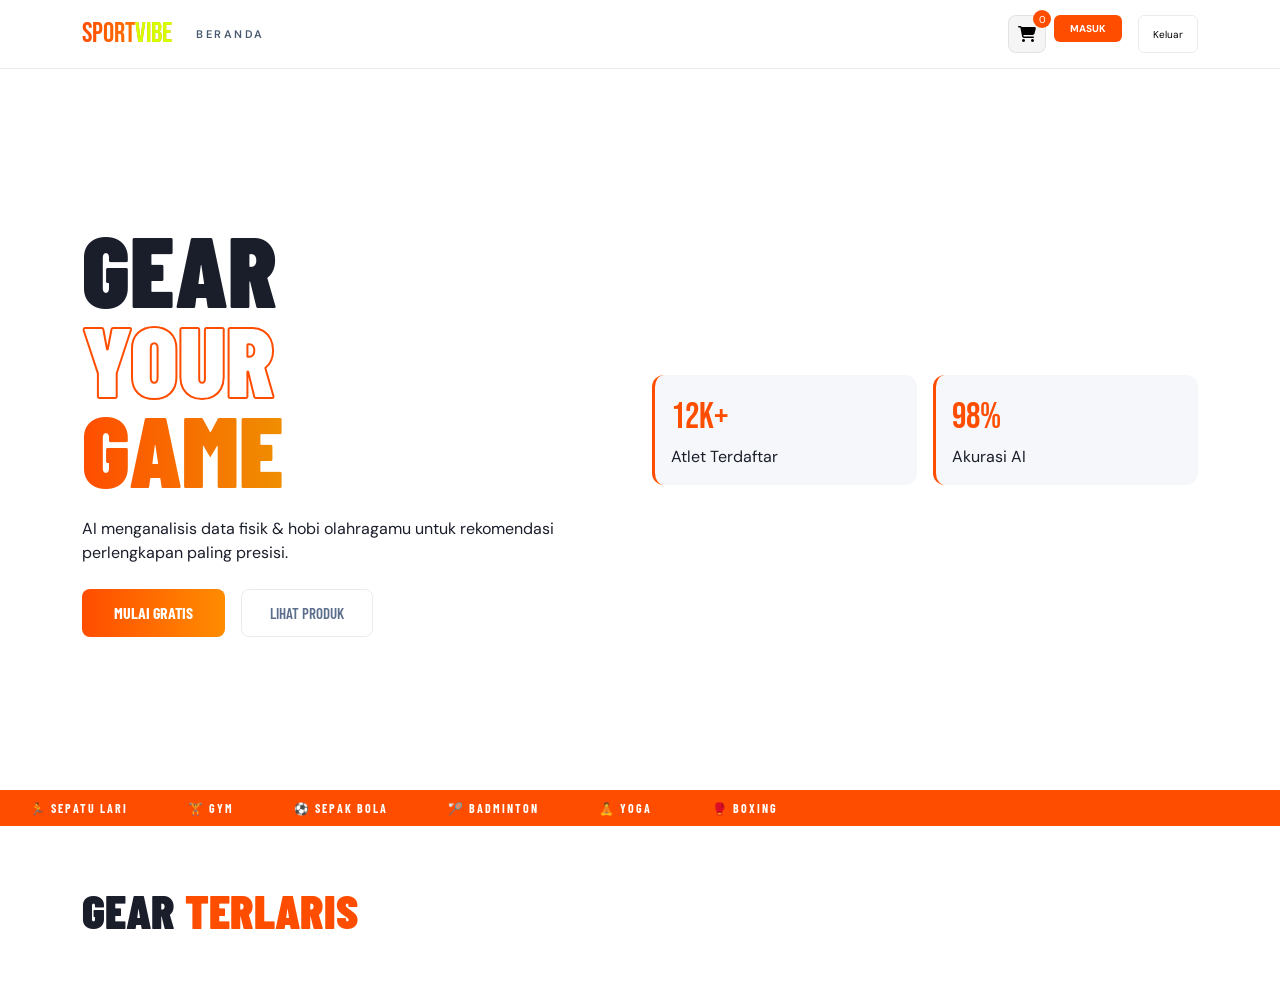
<file: index.html>
<!DOCTYPE html>
<html lang="id">

<head>
    <meta charset="UTF-8">
    <meta name="viewport" content="width=device-width, initial-scale=1.0">
    <title>SportVibe — AI Sports Gear</title>
    <link
        href="https://fonts.googleapis.com/css2?family=Barlow+Condensed:wght@400;600;700;800;900&family=DM+Sans:wght@300;400;500;600&family=Bebas+Neue&display=swap"
        rel="stylesheet">
    <link href="https://cdn.jsdelivr.net/npm/bootstrap@5.3.3/dist/css/bootstrap.min.css" rel="stylesheet">
    <link rel="stylesheet" href="https://cdnjs.cloudflare.com/ajax/libs/font-awesome/6.5.0/css/all.min.css">
    <style>
        :root {
            --bg: #FFFFFF;
            --bg2: #F5F7FA;
            --fire: #FF4D00;
            --fire2: #FF8C00;
            --volt: #D4FF00;
            --white: #1A1E2B;
            --muted: #5B6E8C;
            --border: rgba(0, 0, 0, 0.08);
        }

        * {
            margin: 0;
            padding: 0;
            box-sizing: border-box;
        }

        body {
            background: var(--bg);
            color: var(--white);
            font-family: 'DM Sans', sans-serif;
        }

        .navbar {
            background: rgba(255, 255, 255, .94) !important;
            backdrop-filter: blur(20px);
            border-bottom: 1px solid var(--border);
        }

        .navbar-brand {
            font-family: 'Bebas Neue', sans-serif;
            font-size: 28px;
            background: linear-gradient(90deg, var(--fire), var(--fire2));
            -webkit-background-clip: text;
            background-clip: text;
            color: transparent;
        }

        .navbar-brand span {
            color: var(--volt);
        }

        .nav-link {
            font-size: 11px;
            font-weight: 600;
            letter-spacing: 2.5px;
            text-transform: uppercase;
            color: #4A5A6E !important;
        }

        .nav-link:hover {
            color: var(--fire) !important;
        }

        .btn-nav-cta {
            background: var(--fire);
            color: #fff;
            border: none;
            padding: 6px 16px;
            border-radius: 6px;
            font-size: 10px;
            font-weight: 700;
            text-transform: uppercase;
        }

        .btn-logout {
            background: transparent;
            border: 1px solid var(--border);
            border-radius: 6px;
            padding: 6px 14px;
            font-size: 10px;
            cursor: pointer;
        }

        .cart-btn-nav {
            position: relative;
            background: rgba(0, 0, 0, .04);
            border: 1px solid var(--border);
            border-radius: 8px;
            width: 38px;
            height: 38px;
            display: flex;
            align-items: center;
            justify-content: center;
            cursor: pointer;
        }

        .cart-badge {
            position: absolute;
            top: -6px;
            right: -6px;
            background: var(--fire);
            color: #fff;
            font-size: 10px;
            width: 18px;
            height: 18px;
            border-radius: 50%;
            display: flex;
            align-items: center;
            justify-content: center;
        }

        .page {
            display: none;
            min-height: 100vh;
            padding-top: 70px;
        }

        .page.active {
            display: block;
            animation: fadeIn .3s;
        }

        @keyframes fadeIn {
            from {
                opacity: 0;
            }

            to {
                opacity: 1;
            }
        }

        .hero {
            min-height: 80vh;
            display: flex;
            align-items: center;
        }

        .hero h1 {
            font-family: 'Barlow Condensed', sans-serif;
            font-size: clamp(50px, 8vw, 100px);
            font-weight: 900;
            line-height: 0.9;
            text-transform: uppercase;
        }

        .hero h1 .accent {
            -webkit-text-stroke: 2px var(--fire);
            color: transparent;
            display: block;
        }

        .hero h1 .accent2 {
            background: linear-gradient(90deg, var(--fire), var(--volt));
            -webkit-background-clip: text;
            background-clip: text;
            color: transparent;
            display: block;
        }

        .btn-fire {
            background: linear-gradient(90deg, var(--fire), var(--fire2));
            border: none;
            padding: 12px 32px;
            border-radius: 8px;
            font-family: 'Barlow Condensed', sans-serif;
            font-weight: 700;
            font-size: 16px;
            text-transform: uppercase;
            color: #fff;
            cursor: pointer;
            transition: all .25s;
        }

        .btn-fire:hover {
            transform: translateY(-2px);
            box-shadow: 0 12px 32px rgba(255, 77, 0, .35);
        }

        .btn-ghost {
            background: transparent;
            border: 1.5px solid var(--border);
            padding: 11px 28px;
            border-radius: 8px;
            font-family: 'Barlow Condensed', sans-serif;
            font-weight: 600;
            font-size: 15px;
            text-transform: uppercase;
            color: var(--muted);
            cursor: pointer;
        }

        .stat-block {
            background: var(--bg2);
            border-left: 3px solid var(--fire);
            border-radius: 12px;
            padding: 16px;
        }

        .stat-num {
            font-family: 'Bebas Neue', sans-serif;
            font-size: 36px;
            color: var(--fire);
        }

        .ticker-wrap {
            background: var(--fire);
            overflow: hidden;
            height: 36px;
            display: flex;
            align-items: center;
        }

        .ticker-inner {
            display: inline-flex;
            animation: ticker 20s linear infinite;
        }

        .ticker-inner span {
            font-family: 'Barlow Condensed', sans-serif;
            font-size: 12px;
            font-weight: 700;
            letter-spacing: 2px;
            text-transform: uppercase;
            color: #fff;
            padding: 0 30px;
        }

        @keyframes ticker {
            0% {
                transform: translateX(0);
            }

            100% {
                transform: translateX(-50%);
            }
        }

        .section-title {
            font-family: 'Barlow Condensed', sans-serif;
            font-size: clamp(28px, 4vw, 48px);
            font-weight: 900;
            text-transform: uppercase;
        }

        .section-title em {
            color: var(--fire);
            font-style: normal;
        }

        .pcard {
            background: var(--bg);
            border: 1px solid var(--border);
            border-radius: 12px;
            overflow: hidden;
            transition: all .3s;
            height: 100%;
        }

        .pcard:hover {
            border-color: var(--fire);
            transform: translateY(-5px);
            box-shadow: 0 10px 30px rgba(0, 0, 0, .1);
        }

        .pcard-img {
            height: 140px;
            display: flex;
            align-items: center;
            justify-content: center;
            font-size: 48px;
            background: linear-gradient(135deg, rgba(255, 77, 0, .03), transparent);
            position: relative;
        }

        .pcard-badge {
            position: absolute;
            top: 8px;
            right: 8px;
            background: var(--fire);
            color: #fff;
            font-size: 9px;
            padding: 2px 8px;
            border-radius: 20px;
        }

        .pcard-body {
            padding: 12px;
            border-top: 1px solid var(--border);
        }

        .pcard-cat {
            font-size: 9px;
            text-transform: uppercase;
            color: var(--muted);
        }

        .pcard-name {
            font-family: 'Barlow Condensed', sans-serif;
            font-size: 16px;
            font-weight: 700;
            margin: 4px 0 8px;
        }

        .pcard-price {
            font-family: 'Bebas Neue', sans-serif;
            font-size: 18px;
            color: var(--fire);
        }

        .pcard-add {
            width: 30px;
            height: 30px;
            border-radius: 50%;
            border: 1px solid var(--fire);
            background: transparent;
            color: var(--fire);
            cursor: pointer;
        }

        .pcard-add:hover {
            background: var(--fire);
            color: #fff;
        }

        .cart-overlay {
            position: fixed;
            inset: 0;
            background: rgba(0, 0, 0, .5);
            z-index: 1000;
            opacity: 0;
            pointer-events: none;
            transition: .3s;
        }

        .cart-overlay.open {
            opacity: 1;
            pointer-events: all;
        }

        .cart-drawer {
            position: fixed;
            top: 0;
            right: 0;
            bottom: 0;
            width: 380px;
            background: var(--bg);
            z-index: 1001;
            transform: translateX(100%);
            transition: .3s;
            display: flex;
            flex-direction: column;
        }

        .cart-drawer.open {
            transform: translateX(0);
        }

        .cart-head {
            padding: 16px 20px;
            border-bottom: 1px solid var(--border);
            display: flex;
            justify-content: space-between;
            align-items: center;
        }

        .cart-items-list {
            flex: 1;
            overflow-y: auto;
            padding: 16px;
        }

        .cart-footer {
            padding: 16px 20px;
            border-top: 1px solid var(--border);
        }

        .auth-wrapper {
            display: flex;
            align-items: center;
            justify-content: center;
            min-height: 80vh;
            padding: 20px;
        }

        .auth-card {
            background: var(--bg);
            border: 1px solid var(--border);
            border-radius: 20px;
            padding: 32px;
            max-width: 600px;
            width: 100%;
        }

        .auth-title {
            font-family: 'Barlow Condensed', sans-serif;
            font-size: 32px;
            font-weight: 900;
            text-transform: uppercase;
        }

        .field {
            width: 100%;
            padding: 10px 12px;
            border: 1px solid var(--border);
            border-radius: 8px;
            margin-bottom: 16px;
        }

        .field-label {
            font-size: 10px;
            font-weight: 700;
            text-transform: uppercase;
            margin-bottom: 5px;
            display: block;
        }

        .hobby-container {
            display: flex;
            flex-wrap: wrap;
            gap: 8px;
            margin: 8px 0 16px;
        }

        .hchip {
            padding: 8px 16px;
            background: #F2F5F9;
            border: 1px solid #ddd;
            border-radius: 30px;
            font-size: 13px;
            cursor: pointer;
            transition: all .2s;
        }

        .hchip:hover {
            background: rgba(255, 77, 0, .1);
            border-color: var(--fire);
        }

        .hchip.active {
            background: var(--fire);
            border-color: var(--fire);
            color: #fff;
        }

        /* Checkout Steps */
        .step-bar {
            display: flex;
            align-items: center;
            margin-bottom: 30px;
        }

        .step-item {
            display: flex;
            align-items: center;
            gap: 8px;
            font-size: 11px;
            font-weight: 700;
            letter-spacing: 1.5px;
            text-transform: uppercase;
            color: var(--muted);
        }

        .step-item.active {
            color: var(--white);
        }

        .step-item.done {
            color: var(--volt);
        }

        .step-dot {
            width: 30px;
            height: 30px;
            border-radius: 50%;
            border: 2px solid currentColor;
            display: flex;
            align-items: center;
            justify-content: center;
            font-family: 'Bebas Neue', sans-serif;
            font-size: 14px;
        }

        .step-item.active .step-dot {
            background: var(--fire);
            border-color: var(--fire);
            color: #fff;
        }

        .step-item.done .step-dot {
            background: var(--volt);
            border-color: var(--volt);
            color: #000;
        }

        .step-line {
            flex: 1;
            height: 2px;
            background: var(--border);
            margin: 0 15px;
        }

        .step-line.done {
            background: var(--volt);
        }

        .co-panel {
            background: var(--bg);
            border: 1px solid var(--border);
            border-radius: 16px;
            padding: 24px;
            margin-bottom: 20px;
            display: none;
        }

        .co-panel.visible {
            display: block;
            animation: fadeIn .3s;
        }

        .co-panel-title {
            font-family: 'Barlow Condensed', sans-serif;
            font-size: 18px;
            font-weight: 700;
            margin-bottom: 20px;
            display: flex;
            align-items: center;
            gap: 10px;
        }

        .co-panel-title::before {
            content: '';
            width: 4px;
            height: 20px;
            background: var(--fire);
            border-radius: 2px;
        }

        .pay-opt {
            background: #FAFCFE;
            border: 2px solid var(--border);
            border-radius: 12px;
            padding: 12px;
            cursor: pointer;
            transition: all .2s;
            text-align: center;
        }

        .pay-opt:hover {
            border-color: var(--fire);
            transform: translateY(-2px);
        }

        .pay-opt.selected {
            border-color: var(--fire);
            background: rgba(255, 77, 0, .05);
        }

        .pay-icon {
            font-size: 24px;
            margin-bottom: 6px;
            display: block;
        }

        .pay-name {
            font-family: 'Barlow Condensed', sans-serif;
            font-size: 13px;
            font-weight: 700;
        }

        .pay-desc {
            font-size: 9px;
            color: var(--muted);
        }

        .pay-detail-box {
            background: #FAFCFE;
            border: 1px solid var(--border);
            border-radius: 10px;
            padding: 16px;
            margin-top: 16px;
            display: none;
        }

        .pay-detail-box.show {
            display: block;
        }

        .order-sidebar {
            background: var(--bg);
            border: 1px solid var(--border);
            border-radius: 16px;
            padding: 20px;
            position: sticky;
            top: 80px;
        }

        .order-sidebar-title {
            font-family: 'Barlow Condensed', sans-serif;
            font-size: 16px;
            font-weight: 700;
            margin-bottom: 16px;
        }

        .confirm-block {
            background: #FAFCFE;
            border: 1px solid var(--border);
            border-radius: 12px;
            padding: 16px;
            margin-bottom: 16px;
        }

        .confirm-total {
            background: rgba(255, 77, 0, .05);
            border: 1px solid rgba(255, 77, 0, .15);
            border-radius: 12px;
            padding: 16px;
            margin-bottom: 16px;
        }

        .summary-row {
            display: flex;
            justify-content: space-between;
            margin-bottom: 8px;
            font-size: 13px;
        }

        .summary-row.total {
            font-size: 18px;
            font-weight: 700;
            padding-top: 8px;
            border-top: 1px solid var(--border);
            margin-top: 8px;
        }

        .toast-notification {
            position: fixed;
            bottom: 20px;
            left: 50%;
            transform: translateX(-50%) translateY(40px);
            background: var(--bg);
            border: 1px solid var(--fire);
            border-radius: 8px;
            padding: 10px 24px;
            opacity: 0;
            transition: .3s;
            z-index: 2000;
        }

        .toast-notification.show {
            opacity: 1;
            transform: translateX(-50%) translateY(0);
        }

        /* Profile Avatar */
        .profile-avatar {
            width: 80px;
            height: 80px;
            background: linear-gradient(135deg, var(--fire), var(--fire2));
            border-radius: 50%;
            display: flex;
            align-items: center;
            justify-content: center;
            margin: 0 auto 16px;
        }

        .profile-avatar span {
            font-size: 40px;
            color: white;
        }

        @media (max-width: 768px) {
            .cart-drawer {
                width: 100%;
            }

            .step-item span {
                display: none;
            }
        }

        /* === Database Admin: kartu statistik & tabel putih, border hitam, teks hitam === */
        #admin-stats>div>div {
            background: #ffffff !important;
            border: 1px solid #000000 !important;
        }

        #admin-stats>div>div [id^="stat-"] {
            color: #000000 !important;
        }

        #admin-stats .text-muted {
            color: #000000 !important;
            opacity: 0.7;
        }

        #table-users,
        #table-products,
        #table-orders {
            background: #ffffff;
            border: 1px solid #000000;
            color: #000000;
        }

        #table-users thead,
        #table-products thead,
        #table-orders thead {
            background: #ffffff;
        }

        #table-users th,
        #table-products th,
        #table-orders th,
        #table-users td,
        #table-products td,
        #table-orders td {
            background: #ffffff !important;
            color: #000000 !important;
            border-color: #000000 !important;
        }

        #table-users.table-hover tbody tr:hover td,
        #table-products.table-hover tbody tr:hover td,
        #table-orders.table-hover tbody tr:hover td {
            background: #f0f0f0 !important;
            color: #000000 !important;
        }

        #table-users .text-muted,
        #table-products .text-muted,
        #table-orders .text-muted {
            color: #555555 !important;
        }

        #page-database #admin-stats .p-3 {
            background: #ffffff !important;
            border: 2px solid #000000 !important;
            color: #000000 !important;
        }

        #page-database #admin-stats .text-muted {
            color: #333333 !important;
        }

        #page-database table.table-dark {
            background-color: #ffffff !important;
            color: #000000 !important;
            border: 2px solid #000000 !important;
            border-collapse: collapse;
        }

        #page-database table.table-dark thead tr {
            background-color: #ffffff !important;
            color: #000000 !important;
        }

        #page-database table.table-dark th,
        #page-database table.table-dark td {
            background-color: #ffffff !important;
            color: #000000 !important;
            border: 1px solid #000000 !important;
        }

        #page-database table.table-dark tbody tr:hover td {
            background-color: #f2f2f2 !important;
        }

        #page-database table.table-dark .text-muted {
            color: #555555 !important;
        }
    </style>
</head>

<body>
    <nav class="navbar navbar-expand-lg fixed-top">
        <div class="container">
            <a class="navbar-brand" href="#" onclick="showPage('home')">SPORT<span>VIBE</span></a>
            <button class="navbar-toggler" type="button" data-bs-toggle="collapse" data-bs-target="#navMain">
                <span class="navbar-toggler-icon"></span>
            </button>
            <div class="collapse navbar-collapse" id="navMain">
                <ul class="navbar-nav me-auto">
                    <li class="nav-item"><a class="nav-link" href="#" onclick="showPage('home')">Beranda</a></li>
                    <li class="nav-item" id="nav-profile-link" style="display:none"><a class="nav-link" href="#"
                            onclick="showPage('profile')">Profil</a></li>
                    <li class="nav-item" id="nav-admin-link" style="display:none"><a class="nav-link" href="#"
                            onclick="showPage('database')" style="color:#ff4444;font-weight:600;">⚙️ Database</a></li>
                </ul>
                <div class="d-flex gap-2">
                    <button class="cart-btn-nav" onclick="openCart()"><i class="fas fa-shopping-cart"></i><span
                            class="cart-badge" id="cart-count">0</span></button>
                    <div id="nav-auth"><button class="btn-nav-cta" onclick="showPage('login')">Masuk</button></div>
                    <div id="nav-user" style="display:none;" class="d-flex gap-2">
                        <span id="nav-greeting" style="font-size:12px;"></span>
                        <button class="btn-logout" onclick="logout()">Keluar</button>
                    </div>
                </div>
            </div>
        </div>
    </nav>

    <div class="cart-overlay" id="cart-overlay" onclick="closeCart()"></div>
    <div class="cart-drawer" id="cart-drawer">
        <div class="cart-head">
            <h5 class="m-0">🛒 Keranjang</h5><button type="button" class="btn-close" onclick="closeCart()"
                aria-label="Tutup keranjang"></button>
        </div>
        <div class="cart-items-list" id="cart-items-list"></div>
        <div class="cart-footer" id="cart-footer" style="display:none;">
            <div id="cart-summary" class="mb-3"></div>
            <button class="btn-fire w-100" onclick="goToCheckout()">Checkout →</button>
        </div>
    </div>

    <!-- HOME PAGE -->
    <div class="page active" id="page-home">
        <div class="hero">
            <div class="container">
                <div class="row align-items-center">
                    <div class="col-lg-6">
                        <h1>GEAR<br><span class="accent">YOUR</span><span class="accent2">GAME</span></h1>
                        <p class="hero-sub my-4">AI menganalisis data fisik & hobi olahragamu untuk rekomendasi
                            perlengkapan paling presisi.</p>
                        <div class="d-flex gap-3">
                            <button class="btn-fire" onclick="showPage('register')">Mulai Gratis</button>
                            <button class="btn-ghost" onclick="scrollToProducts()">Lihat Produk</button>
                        </div>
                    </div>
                    <div class="col-lg-6 d-none d-lg-block">
                        <div class="row g-3">
                            <div class="col-6">
                                <div class="stat-block">
                                    <div class="stat-num">12K+</div>
                                    <div>Atlet Terdaftar</div>
                                </div>
                            </div>
                            <div class="col-6">
                                <div class="stat-block">
                                    <div class="stat-num">98%</div>
                                    <div>Akurasi AI</div>
                                </div>
                            </div>
                        </div>
                    </div>
                </div>
            </div>
        </div>

        <div class="ticker-wrap">
            <div class="ticker-inner"><span>🏃 SEPATU LARI</span><span>🏋️ GYM</span><span>⚽ SEPAK BOLA</span><span>🏸
                    BADMINTON</span><span>🧘 YOGA</span><span>🥊 BOXING</span></div>
        </div>

        <div class="container py-5" id="products-section">
            <div class="section-title mb-4">GEAR <em>TERLARIS</em></div>
            <div class="row g-3" id="products-grid"></div>
        </div>
    </div>

    <!-- LOGIN PAGE -->
    <div class="page" id="page-login">
        <div class="auth-wrapper">
            <div class="auth-card">
                <h2 class="auth-title">Welcome Back</h2>
                <input type="email" class="field" id="login-email" placeholder="Email">
                <input type="password" class="field" id="login-password" placeholder="Password">
                <button class="btn-fire w-100" onclick="doLogin()">Masuk →</button>
                <p class="text-center mt-3">Belum punya akun? <a href="#" onclick="showPage('register')">Daftar</a></p>
            </div>
        </div>
    </div>

    <!-- REGISTER PAGE -->
    <div class="page" id="page-register">
        <div class="auth-wrapper">
            <div class="auth-card">
                <h2 class="auth-title">Daftar Akun</h2>
                <div class="row">
                    <div class="col-md-6"><input type="text" class="field" id="reg-name" placeholder="Nama Lengkap">
                    </div>
                    <div class="col-md-6"><input type="email" class="field" id="reg-email" placeholder="Email"></div>
                    <div class="col-md-6"><input type="password" class="field" id="reg-password"
                            placeholder="Password (min 6)"></div>
                    <div class="col-md-6"><select class="field" id="reg-gender">
                            <option>Pria</option>
                            <option>Wanita</option>
                        </select></div>
                    <div class="col-md-6"><input type="number" class="field" id="reg-height" placeholder="Tinggi (cm)">
                    </div>
                    <div class="col-md-6"><input type="number" class="field" id="reg-weight" placeholder="Berat (kg)">
                    </div>
                    <div class="col-md-12"><input type="date" class="field" id="reg-dob"></div>
                    <div class="col-12">
                        <label class="field-label">🏅 Hobi Olahraga (klik untuk memilih)</label>
                        <div class="hobby-container" id="hobby-grid"></div>
                    </div>
                </div>
                <button class="btn-fire w-100 mt-3" onclick="doRegister()">Daftar →</button>
                <p class="text-center mt-3">Sudah punya akun? <a href="#" onclick="showPage('login')">Masuk</a></p>
            </div>
        </div>
    </div>

    <!-- OTP VERIFICATION PAGE -->
    <div class="page" id="page-otp">
        <div class="auth-wrapper">
            <div class="auth-card">
                <h2 class="auth-title">Verifikasi OTP</h2>
                <p class="text-center" style="color:#666; margin-bottom: 20px;">
                    Kami telah mengirim kode OTP 6 digit ke email
                    <strong id="otp-email-display">-</strong>.<br>
                    Silakan masukkan kode tersebut di bawah ini.
                </p>
                <input type="text" class="field" id="otp-code" placeholder="Masukkan kode OTP" maxlength="6"
                    inputmode="numeric" pattern="[0-9]*" style="text-align:center; letter-spacing:6px; font-size:22px;">
                <button class="btn-fire w-100 mt-3" onclick="doVerifyOtp()">Verifikasi →</button>
                <p class="text-center mt-3">
                    Tidak menerima kode?
                    <a href="#" id="otp-resend-link" onclick="doResendOtp()">Kirim ulang OTP</a>
                </p>
            </div>
        </div>
    </div>

    <!-- PROFILE PAGE -->
    <div class="page" id="page-profile">
        <div class="container py-4">
            <div class="row">
                <div class="col-md-4">
                    <div class="card p-3">
                        <h5><i class="fas fa-user-circle"></i> Profil Saya</h5>
                        <div id="profile-info"></div>
                    </div>
                </div>
                <div class="col-md-8">
                    <div class="card p-3">
                        <h5><i class="fas fa-robot"></i> 🤖 Rekomendasi AI</h5>
                        <div id="profile-recommendations"></div>
                    </div>
                </div>
            </div>
        </div>
    </div>

    <!-- MODAL UPDATE PROFILE -->
    <div class="modal fade" id="updateProfileModal" tabindex="-1">
        <div class="modal-dialog modal-dialog-centered">
            <div class="modal-content">
                <div class="modal-header" style="background: linear-gradient(90deg, #FF4D00, #FF8C00); color: white;">
                    <h5 class="modal-title"><i class="fas fa-user-edit"></i> Update Profil</h5>
                    <button type="button" class="btn-close btn-close-white" data-bs-dismiss="modal"
                        aria-label="Tutup"></button>
                </div>
                <div class="modal-body">
                    <form id="updateProfileForm">
                        <div class="mb-3">
                            <label class="field-label">Nama Lengkap</label>
                            <input type="text" class="field" id="update-name" required>
                        </div>
                        <div class="mb-3">
                            <label class="field-label">Gender</label>
                            <select class="field" id="update-gender">
                                <option>Pria</option>
                                <option>Wanita</option>
                            </select>
                        </div>
                        <div class="row">
                            <div class="col-md-6">
                                <label class="field-label">Tinggi (cm)</label>
                                <input type="number" class="field" id="update-height" required>
                            </div>
                            <div class="col-md-6">
                                <label class="field-label">Berat (kg)</label>
                                <input type="number" class="field" id="update-weight" required>
                            </div>
                        </div>
                        <div class="mb-3">
                            <label class="field-label">Tanggal Lahir</label>
                            <input type="date" class="field" id="update-dob" required>
                        </div>
                        <div class="mb-3">
                            <label class="field-label">Password Baru (kosongkan jika tidak diubah)</label>
                            <input type="password" class="field" id="update-password" placeholder="Minimal 6 karakter">
                        </div>
                        <div class="mb-3">
                            <label class="field-label">🏅 Hobi Olahraga (klik untuk memilih)</label>
                            <div class="hobby-container" id="update-hobby-grid"></div>
                        </div>
                    </form>
                </div>
                <div class="modal-footer">
                    <button type="button" class="btn-ghost" data-bs-dismiss="modal">Batal</button>
                    <button type="button" class="btn-fire" onclick="updateProfile()">Simpan Perubahan</button>
                </div>
            </div>
        </div>
    </div>

    <!-- MODAL DELETE ACCOUNT -->
    <div class="modal fade" id="deleteAccountModal" tabindex="-1">
        <div class="modal-dialog modal-dialog-centered">
            <div class="modal-content">
                <div class="modal-header" style="background: #dc3545; color: white;">
                    <h5 class="modal-title"><i class="fas fa-exclamation-triangle"></i> Hapus Akun</h5>
                    <button type="button" class="btn-close btn-close-white" data-bs-dismiss="modal"
                        aria-label="Tutup"></button>
                </div>
                <div class="modal-body">
                    <div class="text-center">
                        <i class="fas fa-trash-alt" style="font-size: 48px; color: #dc3545; margin-bottom: 16px;"></i>
                        <h5>Apakah Anda yakin?</h5>
                        <p class="text-muted">Tindakan ini akan menghapus akun Anda secara permanen. Semua data pesanan
                            Anda juga akan hilang.</p>
                        <div class="alert alert-danger mt-3">
                            <strong>⚠️ Peringatan!</strong> Data tidak dapat dipulihkan setelah dihapus.
                        </div>
                    </div>
                </div>
                <div class="modal-footer">
                    <button type="button" class="btn-ghost" data-bs-dismiss="modal">Batal</button>
                    <button type="button" class="btn-fire" style="background: #dc3545;" onclick="deleteAccount()">Ya,
                        Hapus Akun Saya</button>
                </div>
            </div>
        </div>
    </div>

    <!-- CHECKOUT PAGE - 3 STEP -->
    <div class="page" id="page-checkout">
        <div class="container py-4">
            <div class="row">
                <div class="col-lg-8">
                    <h2 class="mb-2" style="font-family:'Barlow Condensed';font-size:36px;">CHECKOUT</h2>
                    <p class="text-muted mb-4">Selesaikan pesananmu dengan aman</p>

                    <div class="step-bar">
                        <div class="step-item active" id="step1">
                            <div class="step-dot">1</div><span>PENGIRIMAN</span>
                        </div>
                        <div class="step-line" id="line1"></div>
                        <div class="step-item" id="step2">
                            <div class="step-dot">2</div><span>PEMBAYARAN</span>
                        </div>
                        <div class="step-line" id="line2"></div>
                        <div class="step-item" id="step3">
                            <div class="step-dot">3</div><span>KONFIRMASI</span>
                        </div>
                    </div>

                    <!-- Panel 1: Pengiriman -->
                    <div class="co-panel visible" id="panel1">
                        <div class="co-panel-title">Alamat Pengiriman</div>
                        <div class="row">
                            <div class="col-md-6"><label class="field-label">Nama Penerima</label><input type="text"
                                    class="field" id="co-name" placeholder="Nama lengkap penerima"></div>
                            <div class="col-md-6"><label class="field-label">Nomor HP / WhatsApp</label><input
                                    type="tel" class="field" id="co-phone" placeholder="08xxxxxxxxxx"></div>
                            <div class="col-md-6"><label class="field-label">Provinsi</label><select class="field"
                                    id="co-province">
                                    <option value="">Pilih Provinsi</option>
                                    <option>DKI Jakarta</option>
                                    <option>Jawa Barat</option>
                                    <option>Jawa Tengah</option>
                                    <option>Jawa Timur</option>
                                    <option>Banten</option>
                                    <option>Sumatera Utara</option>
                                    <option>Bali</option>
                                </select></div>
                            <div class="col-md-6"><label class="field-label">Kota / Kabupaten</label><input type="text"
                                    class="field" id="co-city" placeholder="Nama kota"></div>
                            <div class="col-12"><label class="field-label">Alamat Lengkap</label><textarea class="field"
                                    id="co-address" rows="2"
                                    placeholder="Jl. ..., RT/RW, Kelurahan, Kecamatan"></textarea></div>
                            <div class="col-md-6"><label class="field-label">Kode Pos</label><input type="text"
                                    class="field" id="co-postcode" placeholder="Kode pos"></div>
                            <div class="col-md-6"><label class="field-label">Layanan Pengiriman</label><select
                                    class="field" id="co-courier" onchange="updateShipping()">
                                    <option value="15000">JNE REG — Rp 15.000 (3-5 hari)</option>
                                    <option value="28000">JNE YES — Rp 28.000 (1 hari)</option>
                                    <option value="0">Gratis Ongkir (min. Rp 500K)</option>
                                </select></div>
                        </div>
                        <button class="btn-fire mt-3" onclick="nextStep(2)">Lanjut ke Pembayaran →</button>
                    </div>

                    <!-- Panel 2: Pembayaran -->
                    <div class="co-panel" id="panel2">
                        <div class="co-panel-title">Metode Pembayaran</div>
                        <div class="row g-2 mb-3" id="payment-grid"></div>
                        <div class="pay-detail-box" id="pay-detail-box"></div>
                        <div class="d-flex gap-3 mt-3"><button class="btn-ghost" onclick="nextStep(1)">←
                                Kembali</button><button class="btn-fire" onclick="nextStep(3)">Periksa Pesanan
                                →</button></div>
                    </div>

                    <!-- Panel 3: Konfirmasi -->
                    <div class="co-panel" id="panel3">
                        <div class="co-panel-title">Konfirmasi Pesanan</div>
                        <div id="confirm-area"></div>
                        <div class="d-flex gap-3 mt-3"><button class="btn-ghost" onclick="nextStep(2)">←
                                Kembali</button><button class="btn-fire" onclick="placeOrder()">✅ Bayar
                                Sekarang</button></div>
                    </div>
                </div>

                <div class="col-lg-4">
                    <div class="order-sidebar">
                        <div class="order-sidebar-title">Ringkasan Pesanan</div>
                        <div id="sidebar-items"></div>
                        <hr>
                        <div id="sidebar-summary"></div>
                    </div>
                </div>
            </div>
        </div>
    </div>

    <!-- SUCCESS PAGE -->
    <div class="page" id="page-success">
        <div class="auth-wrapper">
            <div class="auth-card" style="text-align:center;">
                <div style="font-size:64px;">🎉</div>
                <h2 class="auth-title">Pesanan Berhasil!</h2>
                <p>Terima kasih telah berbelanja di SportVibe</p>
                <div class="p-3 bg-light rounded my-3">
                    <div class="small text-muted">NOMOR PESANAN</div>
                    <div class="fw-bold fs-4 text-danger" id="success-order">#SV-000000</div>
                </div>
                <button class="btn-fire w-100" onclick="backToHome()">Kembali Belanja</button>
            </div>
        </div>
    </div>

    <!-- DATABASE ADMIN PAGE -->
    <div class="page" id="page-database">
        <div class="container py-5 mt-5">
            <div class="d-flex align-items-center mb-4 gap-3">
                <h2 style="font-family:'Bebas Neue',sans-serif;letter-spacing:2px;margin:0;">⚙️ DATABASE <span
                        style="color:var(--fire)">ADMIN</span></h2>
                <span class="badge bg-danger ms-2" style="font-size:11px;">ADMIN ONLY</span>
            </div>

            <!-- Stats Overview -->
            <div class="row g-3 mb-4" id="admin-stats">
                <div class="col-6 col-md-3">
                    <div class="p-3 rounded-3 text-center" style="background:#1a1a2e;border:1px solid #333;">
                        <div style="font-size:28px;font-weight:700;color:var(--fire)" id="stat-users">—</div>
                        <div class="text-muted small">Total Users</div>
                    </div>
                </div>
                <div class="col-6 col-md-3">
                    <div class="p-3 rounded-3 text-center" style="background:#1a1a2e;border:1px solid #333;">
                        <div style="font-size:28px;font-weight:700;color:#4ecdc4" id="stat-products">—</div>
                        <div class="text-muted small">Total Produk</div>
                    </div>
                </div>
                <div class="col-6 col-md-3">
                    <div class="p-3 rounded-3 text-center" style="background:#1a1a2e;border:1px solid #333;">
                        <div style="font-size:28px;font-weight:700;color:#f9ca24" id="stat-orders">—</div>
                        <div class="text-muted small">Total Pesanan</div>
                    </div>
                </div>
                <div class="col-6 col-md-3">
                    <div class="p-3 rounded-3 text-center" style="background:#1a1a2e;border:1px solid #333;">
                        <div style="font-size:22px;font-weight:700;color:#6c5ce7" id="stat-revenue">—</div>
                        <div class="text-muted small">Total Pendapatan</div>
                    </div>
                </div>
            </div>

            <!-- Tabs -->
            <div class="d-flex gap-2 mb-4 flex-wrap">
                <button class="btn-fire admin-tab active" onclick="switchAdminTab('users')" id="tab-users">👥
                    Users</button>
                <button class="btn-fire admin-tab" onclick="switchAdminTab('products')" id="tab-products"
                    style="background:#4ecdc4;border-color:#4ecdc4;">📦 Produk</button>
                <button class="btn-fire admin-tab" onclick="switchAdminTab('orders')" id="tab-orders"
                    style="background:#f9ca24;border-color:#f9ca24;color:#000;">🛒 Pesanan</button>
            </div>

            <!-- Users Table -->
            <div id="admin-tab-users">
                <div style="overflow-x:auto;">
                    <table class="table table-dark table-hover" id="table-users" style="font-size:13px;">
                        <thead>
                            <tr>
                                <th>ID</th>
                                <th>Nama</th>
                                <th>Email</th>
                                <th>Gender</th>
                                <th>Usia</th>
                                <th>Role</th>
                                <th>Daftar</th>
                                <th>Aksi</th>
                            </tr>
                        </thead>
                        <tbody id="tbody-users">
                            <tr>
                                <td colspan="8" class="text-center text-muted">Memuat data...</td>
                            </tr>
                        </tbody>
                    </table>
                </div>
            </div>

            <!-- Products Table -->
            <div id="admin-tab-products" style="display:none;">
                <div style="overflow-x:auto;">
                    <table class="table table-dark table-hover" id="table-products" style="font-size:13px;">
                        <thead>
                            <tr>
                                <th>ID</th>
                                <th>Nama</th>
                                <th>Kategori</th>
                                <th>Harga</th>
                                <th>Badge</th>
                                <th>Stok</th>
                                <th>Aksi</th>
                            </tr>
                        </thead>
                        <tbody id="tbody-products">
                            <tr>
                                <td colspan="7" class="text-center text-muted">Memuat data...</td>
                            </tr>
                        </tbody>
                    </table>
                </div>
            </div>

            <!-- Orders Table -->
            <div id="admin-tab-orders" style="display:none;">
                <div style="overflow-x:auto;">
                    <table class="table table-dark table-hover" id="table-orders" style="font-size:13px;">
                        <thead>
                            <tr>
                                <th>No. Pesanan</th>
                                <th>Pelanggan</th>
                                <th>Kota</th>
                                <th>Total</th>
                                <th>Status</th>
                                <th>Tanggal</th>
                                <th>Aksi</th>
                            </tr>
                        </thead>
                        <tbody id="tbody-orders">
                            <tr>
                                <td colspan="7" class="text-center text-muted">Memuat data...</td>
                            </tr>
                        </tbody>
                    </table>
                </div>
            </div>
        </div>
    </div>

    <div id="toast-notification" class="toast-notification"></div>

    <script src="https://cdn.jsdelivr.net/npm/bootstrap@5.3.3/dist/js/bootstrap.bundle.min.js"></script>
    <script>
        // ==================== GLOBAL VARIABLES ====================
        let currentUser = null;
        let cart = [];
        let selectedHobbies = [];
        let products = [];
        let selectedPayment = null;
        let currentStep = 1;
        let shippingCost = 15000;
        let updateSelectedHobbies = [];

        // ==================== HELPER FUNCTIONS ====================
        function formatRupiah(amount) { return 'Rp ' + amount.toLocaleString('id-ID'); }
        function showToast(msg) { const t = document.getElementById('toast-notification'); t.textContent = msg; t.classList.add('show'); setTimeout(() => t.classList.remove('show'), 2500); }

        function calcAge(birthDate) {
            const today = new Date(), birth = new Date(birthDate);
            let age = today.getFullYear() - birth.getFullYear();
            const m = today.getMonth() - birth.getMonth();
            if (m < 0 || (m === 0 && today.getDate() < birth.getDate())) age--;
            return age;
        }

        // ==================== HOBBY FUNCTIONS ====================
        function renderHobbyGrid() {
            const hobbies = [
                { id: 'lari', label: '🏃 Lari' }, { id: 'gym', label: '🏋️ Gym' },
                { id: 'sepak-bola', label: '⚽ Sepak Bola' }, { id: 'basket', label: '🏀 Basket' },
                { id: 'renang', label: '🏊 Renang' }, { id: 'bersepeda', label: '🚴 Bersepeda' },
                { id: 'yoga', label: '🧘 Yoga' }, { id: 'badminton', label: '🏸 Badminton' }
            ];
            const grid = document.getElementById('hobby-grid');
            if (grid) grid.innerHTML = hobbies.map(h => `<div class="hchip" data-hobby="${h.id}" onclick="toggleHobby('${h.id}')">${h.label}</div>`).join('');
        }

        function toggleHobby(hobbyId) {
            const chip = document.querySelector(`.hchip[data-hobby="${hobbyId}"]`);
            if (!chip) return;
            if (selectedHobbies.includes(hobbyId)) {
                selectedHobbies = selectedHobbies.filter(h => h !== hobbyId);
                chip.classList.remove('active');
            } else {
                selectedHobbies.push(hobbyId);
                chip.classList.add('active');
            }
        }

        function renderUpdateHobbyGrid() {
            const hobbies = [
                { id: 'lari', label: '🏃 Lari' }, { id: 'gym', label: '🏋️ Gym' },
                { id: 'sepak-bola', label: '⚽ Sepak Bola' }, { id: 'basket', label: '🏀 Basket' },
                { id: 'renang', label: '🏊 Renang' }, { id: 'bersepeda', label: '🚴 Bersepeda' },
                { id: 'yoga', label: '🧘 Yoga' }, { id: 'badminton', label: '🏸 Badminton' }
            ];
            const grid = document.getElementById('update-hobby-grid');
            if (grid) {
                grid.innerHTML = hobbies.map(h => `<div class="hchip update-hchip" data-update-hobby="${h.id}" onclick="toggleUpdateHobby('${h.id}')">${h.label}</div>`).join('');
            }
        }

        function toggleUpdateHobby(hobbyId) {
            const chip = document.querySelector(`.update-hchip[data-update-hobby="${hobbyId}"]`);
            if (!chip) return;
            if (updateSelectedHobbies.includes(hobbyId)) {
                updateSelectedHobbies = updateSelectedHobbies.filter(h => h !== hobbyId);
                chip.classList.remove('active');
            } else {
                updateSelectedHobbies.push(hobbyId);
                chip.classList.add('active');
            }
        }

        // ==================== PRODUCTS ====================
        async function loadProducts() {
            try {
                const res = await fetch('php/api/products.php');
                const data = await res.json();
                if (data.success && data.products) products = data.products;
                else products = [
                    { id: 1, name: 'X-Speed Carbon', category: 'Lari', icon: '👟', price: 899000, price_formatted: 'Rp 899K', badge: 'BEST' },
                    { id: 2, name: 'NeoDumbbell Set', category: 'Gym', icon: '🏋️', price: 590000, price_formatted: 'Rp 590K' },
                    { id: 3, name: 'Strike Pro Ball', category: 'Sepak Bola', icon: '⚽', price: 349000, price_formatted: 'Rp 349K', badge: 'NEW' },
                    { id: 4, name: 'AeroRacket', category: 'Badminton', icon: '🏸', price: 720000, price_formatted: 'Rp 720K', badge: 'LIMITED' }
                ];
                renderProducts();
            } catch (e) { console.error(e); }
        }

        function renderProducts() {
            const grid = document.getElementById('products-grid');
            if (!grid) return;
            grid.innerHTML = products.map(p => `
                <div class="col-6 col-md-4 col-lg-3">
                    <div class="pcard">
                        <div class="pcard-img">${p.badge ? `<div class="pcard-badge">${p.badge}</div>` : ''}<span style="font-size:40px;">${p.icon || '🏷️'}</span></div>
                        <div class="pcard-body">
                            <div class="pcard-cat">${p.category}</div>
                            <div class="pcard-name">${p.name}</div>
                            <div class="d-flex justify-content-between align-items-center">
                                <div class="pcard-price">${p.price_formatted}</div>
                                <button class="pcard-add" onclick="addToCart(${p.id})">+</button>
                            </div>
                        </div>
                    </div>
                </div>
            `).join('');
        }

        // ==================== CART FUNCTIONS ====================
        function addToCart(id) {
            const p = products.find(x => x.id === id);
            if (!p) return;
            const ex = cart.find(c => c.id === id);
            if (ex) ex.qty++;
            else cart.push({ id: p.id, name: p.name, category: p.category, icon: p.icon, raw: p.price, price: p.price_formatted, qty: 1 });
            saveCart();
            updateCartBadge();
            renderCart();
            showToast(p.name + ' ditambahkan');
        }

        function removeFromCart(id) { cart = cart.filter(c => c.id !== id); saveCart(); updateCartBadge(); renderCart(); }
        function updateQuantity(id, d) { const item = cart.find(c => c.id === id); if (item) { item.qty += d; if (item.qty <= 0) removeFromCart(id); else { saveCart(); updateCartBadge(); renderCart(); } } }
        function getSubtotal() { return cart.reduce((s, c) => s + (c.raw * c.qty), 0); }
        function getTotal() { return getSubtotal() + shippingCost; }
        function saveCart() { localStorage.setItem('cart', JSON.stringify(cart)); }
        function loadCart() { const saved = localStorage.getItem('cart'); if (saved) { cart = JSON.parse(saved); updateCartBadge(); } }
        function updateCartBadge() { const n = cart.reduce((s, c) => s + c.qty, 0); document.getElementById('cart-count').textContent = n; }

        function renderCart() {
            const list = document.getElementById('cart-items-list'), footer = document.getElementById('cart-footer'), summary = document.getElementById('cart-summary');
            if (!list) return;
            if (cart.length === 0) { list.innerHTML = '<div class="text-center py-5">Keranjang kosong</div>'; footer.style.display = 'none'; return; }
            footer.style.display = 'block';
            list.innerHTML = cart.map(c => `
                <div class="d-flex gap-2 mb-3 pb-2 border-bottom">
                    <div style="font-size:32px;">${c.icon}</div>
                    <div class="flex-grow-1"><strong>${c.name}</strong><div class="small">${c.category}</div><div>${formatRupiah(c.raw)}</div>
                    <div class="d-flex gap-2 mt-1"><button class="btn btn-sm btn-outline-secondary" onclick="updateQuantity(${c.id},-1)">-</button><span>${c.qty}</span><button class="btn btn-sm btn-outline-secondary" onclick="updateQuantity(${c.id},1)">+</button></div></div>
                    <button class="btn btn-sm btn-link text-danger" onclick="removeFromCart(${c.id})">🗑</button>
                </div>
            `).join('');
            summary.innerHTML = `<div class="d-flex justify-content-between"><strong>Total</strong><strong class="text-danger">${formatRupiah(getSubtotal())}</strong></div>`;
        }

        function openCart() { renderCart(); document.getElementById('cart-overlay').classList.add('open'); document.getElementById('cart-drawer').classList.add('open'); }
        function closeCart() { document.getElementById('cart-overlay').classList.remove('open'); document.getElementById('cart-drawer').classList.remove('open'); }

        function goToCheckout() {
            if (cart.length === 0) { showToast('Keranjang kosong'); return; }
            closeCart();
            currentStep = 1;
            setStep(1);
            renderSidebar();
            renderPaymentGrid();
            showPage('checkout');
        }

        function updateShipping() {
            const select = document.getElementById('co-courier');
            if (select) shippingCost = parseInt(select.value) || 0;
            renderSidebar();
            if (currentStep === 3) buildConfirm();
        }

        function renderSidebar() {
            const itemsDiv = document.getElementById('sidebar-items');
            const summaryDiv = document.getElementById('sidebar-summary');
            if (!itemsDiv) return;
            const sub = getSubtotal();
            const total = sub + shippingCost;
            itemsDiv.innerHTML = cart.map(c => `<div class="d-flex justify-content-between mb-2"><div><span style="font-size:20px;">${c.icon}</span> ${c.name} <span class="text-muted">x${c.qty}</span></div><div>${formatRupiah(c.raw * c.qty)}</div></div>`).join('');
            summaryDiv.innerHTML = `<div class="summary-row"><span>Subtotal</span><span>${formatRupiah(sub)}</span></div><div class="summary-row"><span>Ongkos kirim</span><span>${shippingCost === 0 ? 'GRATIS' : formatRupiah(shippingCost)}</span></div><div class="summary-row total"><span>Total</span><span class="text-danger">${formatRupiah(total)}</span></div>`;
        }

        // ==================== CHECKOUT STEP FUNCTIONS ====================
        function setStep(step) {
            currentStep = step;
            document.getElementById('panel1').classList.toggle('visible', step === 1);
            document.getElementById('panel2').classList.toggle('visible', step === 2);
            document.getElementById('panel3').classList.toggle('visible', step === 3);

            const step1 = document.getElementById('step1'), step2 = document.getElementById('step2'), step3 = document.getElementById('step3');
            const line1 = document.getElementById('line1'), line2 = document.getElementById('line2');

            step1.classList.remove('active', 'done'); step2.classList.remove('active', 'done'); step3.classList.remove('active', 'done');
            line1.classList.remove('done'); line2.classList.remove('done');

            if (step === 1) step1.classList.add('active');
            else if (step === 2) { step1.classList.add('done'); step2.classList.add('active'); line1.classList.add('done'); }
            else if (step === 3) { step1.classList.add('done'); step2.classList.add('done'); step3.classList.add('active'); line1.classList.add('done'); line2.classList.add('done'); }
        }

        function nextStep(step) {
            if (step === 2) {
                const name = document.getElementById('co-name')?.value.trim();
                const phone = document.getElementById('co-phone')?.value.trim();
                const city = document.getElementById('co-city')?.value.trim();
                const address = document.getElementById('co-address')?.value.trim();
                if (!name || !phone || !city || !address) { showToast('Lengkapi semua data pengiriman!'); return; }
            }
            if (step === 3) {
                if (!selectedPayment) { showToast('Pilih metode pembayaran!'); return; }
                buildConfirm();
            }
            setStep(step);
            renderSidebar();
            window.scrollTo({ top: 0, behavior: 'smooth' });
        }

        function renderPaymentGrid() {
            const payments = [
                { id: 'bca', name: 'BCA Transfer', icon: '🏦', desc: 'Bank Central Asia' },
                { id: 'bri', name: 'BRI Transfer', icon: '🏛️', desc: 'Bank Rakyat Indonesia' },
                { id: 'gopay', name: 'GoPay', icon: '💚', desc: 'Dompet Gojek' },
                { id: 'ovo', name: 'OVO', icon: '💜', desc: 'Dompet OVO' },
                { id: 'dana', name: 'DANA', icon: '💙', desc: 'Dompet DANA' },
                { id: 'qris', name: 'QRIS', icon: '📱', desc: 'Scan QR universal' },
                { id: 'cod', name: 'Bayar di Tempat', icon: '💵', desc: 'Cash On Delivery' },
                { id: 'cc', name: 'Kartu Kredit', icon: '💳', desc: 'Visa / Mastercard' }
            ];
            const grid = document.getElementById('payment-grid');
            if (grid) {
                grid.innerHTML = payments.map(p => `<div class="col-md-3 col-6"><div class="pay-opt" data-payment="${p.id}" onclick="selectPayment('${p.id}')"><span class="pay-icon">${p.icon}</span><div class="pay-name">${p.name}</div><div class="pay-desc">${p.desc}</div></div></div>`).join('');
            }
        }

        function selectPayment(paymentId) {
            selectedPayment = paymentId;
            document.querySelectorAll('.pay-opt').forEach(opt => opt.classList.remove('selected'));
            const selected = document.querySelector(`.pay-opt[data-payment="${paymentId}"]`);
            if (selected) selected.classList.add('selected');

            const payments = {
                bca: 'Rekening BCA: 1234567890 a.n PT SportVibe Indonesia',
                bri: 'Rekening BRI: 0987654321 a.n PT SportVibe Indonesia',
                gopay: 'No. GoPay: 0812-3456-7890',
                ovo: 'No. OVO: 0898-7654-3210',
                dana: 'No. DANA: 0856-1234-5678',
                qris: 'Scan QR menggunakan aplikasi bank atau e-wallet manapun.',
                cod: 'Bayar tunai saat paket tiba. Siapkan uang pas.',
                cc: 'Visa/Mastercard. Proses aman dengan enkripsi.'
            };
            const box = document.getElementById('pay-detail-box');
            if (box) { box.innerHTML = `<strong>${paymentId.toUpperCase()}</strong><br>${payments[paymentId] || ''}`; box.classList.add('show'); }
        }

        function buildConfirm() {
            const name = document.getElementById('co-name')?.value || '';
            const phone = document.getElementById('co-phone')?.value || '';
            const province = document.getElementById('co-province')?.value || '';
            const city = document.getElementById('co-city')?.value || '';
            const address = document.getElementById('co-address')?.value || '';
            const courierSelect = document.getElementById('co-courier');
            const courierText = courierSelect?.options[courierSelect.selectedIndex]?.text || 'JNE REG';
            const sub = getSubtotal();
            const total = sub + shippingCost;
            const payments = { bca: 'BCA Transfer', bri: 'BRI Transfer', gopay: 'GoPay', ovo: 'OVO', dana: 'DANA', qris: 'QRIS', cod: 'COD', cc: 'Kartu Kredit' };
            const payName = payments[selectedPayment] || selectedPayment;
            document.getElementById('confirm-area').innerHTML = `
                <div class="confirm-block"><div class="field-label">📦 Detail Pengiriman</div><div><strong>${name}</strong></div><div class="text-muted small">${phone}</div><div class="text-muted small mt-1">${address}, ${city}, ${province}</div><div class="text-danger small mt-2">${courierText}</div></div>
                <div class="confirm-block"><div class="field-label">💳 Metode Pembayaran</div><div><span style="font-size:24px;">${selectedPayment === 'bca' ? '🏦' : selectedPayment === 'qris' ? '📱' : selectedPayment === 'cod' ? '💵' : '💳'}</span> <strong>${payName}</strong></div></div>
                <div class="confirm-total"><div class="summary-row"><span>Subtotal produk</span><span>${formatRupiah(sub)}</span></div><div class="summary-row"><span>Ongkos kirim</span><span>${shippingCost === 0 ? 'GRATIS' : formatRupiah(shippingCost)}</span></div><div class="summary-row total"><span>Total Bayar</span><span class="text-danger">${formatRupiah(total)}</span></div></div>
            `;
        }

        async function placeOrder() {
            if (!currentUser) { showToast('Login dulu!'); showPage('login'); return; }
            const name = document.getElementById('co-name')?.value || currentUser.name;
            const phone = document.getElementById('co-phone')?.value || '-';
            const city = document.getElementById('co-city')?.value || 'Jakarta';
            const address = document.getElementById('co-address')?.value || '-';
            const postalVal = document.getElementById('co-postal')?.value || '';
            const courierSel = document.getElementById('co-courier');
            const courierVal = courierSel?.options[courierSel.selectedIndex]?.text || 'JNE REG';
            const orderData = {
                action: 'create_order',
                user_id: currentUser.id,
                email: currentUser.email,  // untuk notifikasi email via PHPMailer
                customer_name: name,
                customer_phone: phone,
                city: city,
                address: address,
                postal_code: postalVal,
                courier_service: courierVal,
                shipping_cost: shippingCost,
                payment_method: selectedPayment,
                subtotal: getSubtotal(),
                total: getTotal(),
                items: cart.map(i => ({ id: i.id, name: i.name, icon: i.icon, quantity: i.qty, price: i.raw }))
            };
            try {
                const res = await fetch('php/api/orders.php', { method: 'POST', headers: { 'Content-Type': 'application/json' }, body: JSON.stringify(orderData) });
                const result = await res.json();
                if (result.success) {
                    document.getElementById('success-order').textContent = '#' + result.order_number;
                    cart = []; saveCart(); updateCartBadge();
                    showPage('success');
                } else showToast('Error: ' + result.message);
            } catch (e) { showToast('Gagal membuat pesanan'); }
        }

        function backToHome() { showPage('home'); selectedPayment = null; }

        // ==================== AUTH FUNCTIONS ====================
        let pendingOtpUserId = null;
        let pendingOtpEmail = null;

        async function doLogin() {
            const email = document.getElementById('login-email').value.trim();
            const password = document.getElementById('login-password').value;
            if (!email || !password) { showToast('Isi email dan password'); return; }
            try {
                const res = await fetch('php/api/auth.php', { method: 'POST', headers: { 'Content-Type': 'application/json' }, body: JSON.stringify({ action: 'login', email, password }) });
                const result = await res.json();
                if (result.success) { currentUser = result.user; sessionStorage.setItem('currentUser', JSON.stringify(currentUser)); localStorage.setItem('user', JSON.stringify(currentUser)); updateNav(); showToast('Login berhasil!'); showPage('home'); }
                else if (result.requires_otp) { openOtpPage(result.user_id, result.email); showToast(result.message); }
                else showToast(result.message);
            } catch (e) { showToast('Login gagal'); }
        }

        async function doRegister() {
            const name = document.getElementById('reg-name').value.trim();
            const email = document.getElementById('reg-email').value.trim();
            const password = document.getElementById('reg-password').value;
            const gender = document.getElementById('reg-gender').value;
            const height = parseInt(document.getElementById('reg-height').value);
            const weight = parseInt(document.getElementById('reg-weight').value);
            const dob = document.getElementById('reg-dob').value;
            if (!name || !email || !password || !height || !weight || !dob) { showToast('Lengkapi semua data'); return; }
            if (selectedHobbies.length === 0) { showToast('Pilih minimal 1 hobi'); return; }
            if (password.length < 6) { showToast('Password min 6 karakter'); return; }
            try {
                const res = await fetch('php/api/auth.php', { method: 'POST', headers: { 'Content-Type': 'application/json' }, body: JSON.stringify({ action: 'register', name, email, password, gender, height, weight, birthDate: dob, hobbies: selectedHobbies }) });
                const result = await res.json();
                if (result.success && result.requires_otp) { openOtpPage(result.user_id, result.email); showToast(result.message); }
                else if (result.success) { currentUser = result.user; sessionStorage.setItem('currentUser', JSON.stringify(currentUser)); localStorage.setItem('user', JSON.stringify(currentUser)); updateNav(); showToast('Pendaftaran berhasil!'); showPage('home'); }
                else showToast(result.message);
            } catch (e) { showToast('Registrasi gagal'); }
        }

        function openOtpPage(userId, email) {
            pendingOtpUserId = userId;
            pendingOtpEmail = email;
            document.getElementById('otp-email-display').textContent = email || '-';
            document.getElementById('otp-code').value = '';
            showPage('otp');
        }

        async function doVerifyOtp() {
            const otp = document.getElementById('otp-code').value.trim();
            if (!pendingOtpUserId) { showToast('Sesi OTP tidak ditemukan, silakan login/daftar ulang'); showPage('login'); return; }
            if (!otp || otp.length !== 6) { showToast('Masukkan 6 digit kode OTP'); return; }
            try {
                const res = await fetch('php/api/auth.php', { method: 'POST', headers: { 'Content-Type': 'application/json' }, body: JSON.stringify({ action: 'verify_otp', user_id: pendingOtpUserId, otp }) });
                const result = await res.json();
                if (result.success) {
                    currentUser = result.user;
                    sessionStorage.setItem('currentUser', JSON.stringify(currentUser));
                    localStorage.setItem('user', JSON.stringify(currentUser));
                    pendingOtpUserId = null; pendingOtpEmail = null;
                    updateNav(); showToast('Verifikasi berhasil!'); showPage('home');
                } else {
                    showToast(result.message);
                }
            } catch (e) { showToast('Verifikasi OTP gagal'); }
        }

        async function doResendOtp() {
            if (!pendingOtpUserId) { showToast('Sesi OTP tidak ditemukan, silakan login/daftar ulang'); showPage('login'); return; }
            try {
                const res = await fetch('php/api/auth.php', { method: 'POST', headers: { 'Content-Type': 'application/json' }, body: JSON.stringify({ action: 'resend_otp', user_id: pendingOtpUserId }) });
                const result = await res.json();
                showToast(result.message);
            } catch (e) { showToast('Gagal mengirim ulang OTP'); }
        }

        function logout() { sessionStorage.removeItem('currentUser'); localStorage.removeItem('user'); currentUser = null; updateNav(); showToast('Logout berhasil'); showPage('home'); }

        function updateNav() {
            const navAuth = document.getElementById('nav-auth'), navUser = document.getElementById('nav-user'), navGreeting = document.getElementById('nav-greeting'), navProfile = document.getElementById('nav-profile-link');
            if (currentUser) {
                navAuth.style.display = 'none'; navUser.style.display = 'flex'; navGreeting.textContent = '👋 ' + (currentUser.name || '').split(' ')[0]; navProfile.style.display = 'block'; loadProfile();
                // Tampilkan link Database hanya untuk admin
                const navAdmin = document.getElementById('nav-admin-link');
                if (navAdmin) navAdmin.style.display = currentUser.role === 'admin' ? 'block' : 'none';
            }
            else {
                navAuth.style.display = 'block'; navUser.style.display = 'none'; navProfile.style.display = 'none';
                const navAdmin = document.getElementById('nav-admin-link');
                if (navAdmin) navAdmin.style.display = 'none';
            }
        }

        async function loadProfile() {
            if (!currentUser) return;
            const infoDiv = document.getElementById('profile-info');
            const recDiv = document.getElementById('profile-recommendations');

            if (infoDiv) {
                const hobbyNames = { lari: '🏃 Lari', gym: '🏋️ Gym', 'sepak-bola': '⚽ Sepak Bola', basket: '🏀 Basket', renang: '🏊 Renang', bersepeda: '🚴 Bersepeda', yoga: '🧘 Yoga', badminton: '🏸 Badminton' };
                const bmi = (currentUser.weight / ((currentUser.height / 100) ** 2)).toFixed(1);
                let bmiStatus = '';
                if (bmi < 18.5) bmiStatus = 'Underweight';
                else if (bmi < 25) bmiStatus = 'Normal';
                else if (bmi < 30) bmiStatus = 'Overweight';
                else bmiStatus = 'Obesitas';

                infoDiv.innerHTML = `
                    <div class="text-center mb-3">
                        <div class="profile-avatar"><span>${currentUser.name?.charAt(0).toUpperCase() || '👤'}</span></div>
                        <h5>${currentUser.name}</h5>
                        <p class="text-muted small">${currentUser.email}</p>
                    </div>
                    <hr>
                    <div class="row mb-2"><div class="col-6"><small class="text-muted">Gender</small></div><div class="col-6 text-end"><strong>${currentUser.gender}</strong></div></div>
                    <div class="row mb-2"><div class="col-6"><small class="text-muted">Usia</small></div><div class="col-6 text-end"><strong>${currentUser.age} tahun</strong></div></div>
                    <div class="row mb-2"><div class="col-6"><small class="text-muted">Tinggi / Berat</small></div><div class="col-6 text-end"><strong>${currentUser.height} cm / ${currentUser.weight} kg</strong></div></div>
                    <div class="row mb-2"><div class="col-6"><small class="text-muted">BMI</small></div><div class="col-6 text-end"><strong class="text-danger">${bmi} (${bmiStatus})</strong></div></div>
                    <hr>
                    <div><strong>🏅 Hobi Olahraga</strong></div>
                    <div class="mt-2 mb-3">${currentUser.hobbies?.map(h => `<span class="badge bg-danger me-1 mb-1" style="background: var(--fire)!important;">${hobbyNames[h] || h}</span>`).join('') || '-'}</div>
                    <hr>
                    <div class="d-grid gap-2">
                        <button class="btn-fire" style="padding: 10px; font-size: 14px;" onclick="openUpdateModal()"><i class="fas fa-user-edit"></i> Edit Profil</button>
                        <button class="btn-ghost" style="padding: 10px; font-size: 14px; color: #dc3545; border-color: #dc3545;" onclick="showDeleteModal()"><i class="fas fa-trash-alt"></i> Hapus Akun</button>
                    </div>
                `;
            }

            if (recDiv) {
                recDiv.innerHTML = '<div class="text-center py-3"><div class="spinner-border text-danger spinner-border-sm"></div> Memuat rekomendasi...</div>';
                try {
                    const res = await fetch('php/api/ai-recommend.php', { method: 'POST', headers: { 'Content-Type': 'application/json' }, body: JSON.stringify({ user_id: currentUser.id }) });
                    const data = await res.json();
                    if (data.success && data.recommendations && data.recommendations.length > 0) {
                        recDiv.innerHTML = data.recommendations.map(r => `
                            <div class="p-3 mb-2 border rounded d-flex justify-content-between align-items-center" onclick="addToCart(${r.id})" style="cursor:pointer; transition: all 0.2s;">
                                <div class="d-flex align-items-center gap-3">
                                    <div style="font-size: 32px;">${r.icon || '🏷️'}</div>
                                    <div><div><strong>${r.name}</strong></div><small class="text-muted">${r.category}</small></div>
                                </div>
                                <div class="text-end"><div class="text-danger fw-bold">${r.price_formatted}</div><span class="badge" style="background: var(--fire);">⚡ ${r.match_score}%</span></div>
                            </div>
                        `).join('');
                    } else { recDiv.innerHTML = '<p class="text-muted text-center py-3">Tidak ada rekomendasi. Lengkapi profil hobimu!</p>'; }
                } catch (e) { recDiv.innerHTML = '<p class="text-muted text-center py-3">Gagal memuat rekomendasi</p>'; }
            }
        }

        // ==================== UPDATE & DELETE PROFILE FUNCTIONS ====================
        function openUpdateModal() {
            if (!currentUser) return;
            document.getElementById('update-name').value = currentUser.name || '';
            document.getElementById('update-gender').value = currentUser.gender || 'Pria';
            document.getElementById('update-height').value = currentUser.height || '';
            document.getElementById('update-weight').value = currentUser.weight || '';
            if (currentUser.birth_date) {
                const date = new Date(currentUser.birth_date);
                document.getElementById('update-dob').value = date.toISOString().split('T')[0];
            }
            document.getElementById('update-password').value = '';
            updateSelectedHobbies = [...(currentUser.hobbies || [])];
            document.querySelectorAll('.update-hchip').forEach(chip => {
                const hobbyId = chip.getAttribute('data-update-hobby');
                if (updateSelectedHobbies.includes(hobbyId)) chip.classList.add('active');
                else chip.classList.remove('active');
            });
            const modal = new bootstrap.Modal(document.getElementById('updateProfileModal'));
            modal.show();
        }

        async function updateProfile() {
            const name = document.getElementById('update-name').value.trim();
            const gender = document.getElementById('update-gender').value;
            const height = parseInt(document.getElementById('update-height').value);
            const weight = parseInt(document.getElementById('update-weight').value);
            const dob = document.getElementById('update-dob').value;
            const newPassword = document.getElementById('update-password').value;
            if (!name || !height || !weight || !dob) { showToast('Lengkapi semua data!'); return; }
            if (updateSelectedHobbies.length === 0) { showToast('Pilih minimal 1 hobi!'); return; }
            if (newPassword && newPassword.length < 6) { showToast('Password baru minimal 6 karakter!'); return; }
            const updateData = { user_id: currentUser.id, name, gender, height, weight, birthDate: dob, hobbies: updateSelectedHobbies };
            if (newPassword) updateData.password = newPassword;
            try {
                const res = await fetch('php/api/auth.php', { method: 'PUT', headers: { 'Content-Type': 'application/json' }, body: JSON.stringify(updateData) });
                const result = await res.json();
                if (result.success) {
                    currentUser = result.user;
                    sessionStorage.setItem('currentUser', JSON.stringify(currentUser));
                    showToast('Profil berhasil diperbarui!');
                    loadProfile();
                    updateNav();
                    const modal = bootstrap.Modal.getInstance(document.getElementById('updateProfileModal'));
                    modal.hide();
                } else { showToast(result.message); }
            } catch (e) { showToast('Gagal update profil'); }
        }

        function showDeleteModal() {
            const modal = new bootstrap.Modal(document.getElementById('deleteAccountModal'));
            modal.show();
        }

        async function deleteAccount() {
            if (!currentUser) return;
            try {
                const res = await fetch('php/api/auth.php', { method: 'DELETE', headers: { 'Content-Type': 'application/json' }, body: JSON.stringify({ user_id: currentUser.id }) });
                const result = await res.json();
                if (result.success) {
                    showToast('Akun berhasil dihapus');
                    logout();
                    const modal = bootstrap.Modal.getInstance(document.getElementById('deleteAccountModal'));
                    if (modal) modal.hide();
                } else { showToast(result.message); }
            } catch (e) { showToast('Gagal menghapus akun'); }
        }

        // ==================== NAVIGATION ====================
        function showPage(page) {
            // Guard: halaman database hanya untuk admin
            if (page === 'database') {
                if (!currentUser || currentUser.role !== 'admin') {
                    showToast('Akses ditolak. Hanya admin yang dapat mengakses halaman ini.');
                    return;
                }
            }
            document.querySelectorAll('.page').forEach(p => p.classList.remove('active'));
            document.getElementById('page-' + page).classList.add('active');
            window.scrollTo(0, 0);
            if (page === 'profile' && currentUser) loadProfile();
            if (page === 'checkout') { renderSidebar(); renderPaymentGrid(); setStep(1); }
            if (page === 'database' && currentUser?.role === 'admin') loadAdminData();
        }
        function scrollToProducts() { showPage('home'); setTimeout(() => document.getElementById('products-section')?.scrollIntoView({ behavior: 'smooth' }), 300); }

        // ==================== ADMIN DATABASE ====================
        const ADMIN_API = 'php/api/admin.php';

        function adminHeaders() {
            return { 'Content-Type': 'application/json', 'X-Admin-ID': currentUser?.id ?? '' };
        }

        async function loadAdminData() {
            // Load overview stats
            try {
                const res = await fetch(`${ADMIN_API}?resource=overview&admin_id=${currentUser.id}`);
                const data = await res.json();
                if (data.success) {
                    document.getElementById('stat-users').textContent = data.total_users;
                    document.getElementById('stat-products').textContent = data.total_products;
                    document.getElementById('stat-orders').textContent = data.total_orders;
                    document.getElementById('stat-revenue').textContent = 'Rp ' + Number(data.total_revenue).toLocaleString('id-ID');
                }
            } catch (e) { console.error('Admin overview error', e); }
            // Load active tab
            const activeTab = document.querySelector('.admin-tab.active')?.id?.replace('tab-', '') || 'users';
            loadAdminTab(activeTab);
        }

        function switchAdminTab(tab) {
            document.querySelectorAll('.admin-tab').forEach(b => b.classList.remove('active'));
            document.getElementById('tab-' + tab).classList.add('active');
            ['users', 'products', 'orders'].forEach(t => {
                document.getElementById('admin-tab-' + t).style.display = t === tab ? 'block' : 'none';
            });
            loadAdminTab(tab);
        }

        async function loadAdminTab(tab) {
            try {
                const res = await fetch(`${ADMIN_API}?resource=${tab}&admin_id=${currentUser.id}`);
                const data = await res.json();
                if (!data.success) { showToast(data.message || 'Gagal memuat data'); return; }
                if (tab === 'users') renderUsersTable(data.users);
                if (tab === 'products') renderProductsTable(data.products);
                if (tab === 'orders') renderOrdersTable(data.orders);
            } catch (e) { showToast('Error memuat data admin'); }
        }

        function renderUsersTable(users) {
            const tbody = document.getElementById('tbody-users');
            if (!users || users.length === 0) { tbody.innerHTML = '<tr><td colspan="8" class="text-center text-muted">Tidak ada data</td></tr>'; return; }
            tbody.innerHTML = users.map(u => `
                <tr>
                    <td>${u.id}</td>
                    <td><strong>${u.name}</strong></td>
                    <td style="font-size:11px;">${u.email}</td>
                    <td>${u.gender}</td>
                    <td>${u.age} th</td>
                    <td>
                        <select onchange="updateUserRole(${u.id}, this.value)" style="background:#222;color:${u.role === 'admin' ? '#ff4444' : '#aaa'};border:1px solid #444;border-radius:4px;padding:2px 6px;font-size:11px;">
                            <option value="user"  ${u.role === 'user' ? 'selected' : ''}>user</option>
                            <option value="admin" ${u.role === 'admin' ? 'selected' : ''}>admin</option>
                        </select>
                    </td>
                    <td style="font-size:11px;">${new Date(u.created_at).toLocaleDateString('id-ID')}</td>
                    <td>
                        ${u.id != currentUser.id ? `<button onclick="deleteAdminUser(${u.id})" style="background:#c0392b;color:#fff;border:none;border-radius:4px;padding:3px 8px;font-size:11px;cursor:pointer;">Hapus</button>` : '<span class="text-muted" style="font-size:11px;">Anda</span>'}
                    </td>
                </tr>`).join('');
        }

        function renderProductsTable(products) {
            const tbody = document.getElementById('tbody-products');
            if (!products || products.length === 0) { tbody.innerHTML = '<tr><td colspan="7" class="text-center text-muted">Tidak ada data</td></tr>'; return; }
            tbody.innerHTML = products.map(p => `
                <tr>
                    <td>${p.id}</td>
                    <td>${p.icon} ${p.name}</td>
                    <td>${p.category}</td>
                    <td>Rp ${Number(p.price).toLocaleString('id-ID')}</td>
                    <td>${p.badge ? `<span class="badge bg-danger">${p.badge}</span>` : '—'}</td>
                    <td>
                        <input type="number" value="${p.stock}" min="0" onblur="updateProductStock(${p.id}, this.value)"
                            style="width:65px;background:#222;color:#fff;border:1px solid #444;border-radius:4px;padding:2px 6px;font-size:12px;">
                    </td>
                    <td style="font-size:11px;color:#aaa;">Klik stok untuk edit</td>
                </tr>`).join('');
        }

        const statusColors = { pending: '#f9ca24', processing: '#4ecdc4', shipped: '#6c5ce7', delivered: '#2ecc71', cancelled: '#e74c3c' };
        function renderOrdersTable(orders) {
            const tbody = document.getElementById('tbody-orders');
            if (!orders || orders.length === 0) { tbody.innerHTML = '<tr><td colspan="7" class="text-center text-muted">Tidak ada data</td></tr>'; return; }
            tbody.innerHTML = orders.map(o => `
                <tr>
                    <td style="font-size:11px;font-weight:700;">${o.order_number}</td>
                    <td>${o.customer_name}<div style="font-size:10px;color:#aaa;">${o.customer_phone}</div></td>
                    <td>${o.city}</td>
                    <td style="font-weight:700;">Rp ${Number(o.total).toLocaleString('id-ID')}</td>
                    <td>
                        <select onchange="updateOrderStatus(${o.id}, this.value)" style="background:#222;color:${statusColors[o.status] || '#fff'};border:1px solid #444;border-radius:4px;padding:2px 6px;font-size:11px;">
                            ${['pending', 'processing', 'shipped', 'delivered', 'cancelled'].map(s => `<option value="${s}" ${o.status === s ? 'selected' : ''}>${s}</option>`).join('')}
                        </select>
                    </td>
                    <td style="font-size:11px;">${new Date(o.created_at).toLocaleDateString('id-ID')}</td>
                    <td style="font-size:10px;color:#aaa;max-width:120px;overflow:hidden;text-overflow:ellipsis;white-space:nowrap;" title="${o.items_summary || ''}">${o.items_summary || '—'}</td>
                </tr>`).join('');
        }

        async function updateUserRole(userId, role) {
            try {
                const res = await fetch(ADMIN_API, { method: 'PUT', headers: adminHeaders(), body: JSON.stringify({ resource: 'user_role', user_id: userId, role }) });
                const data = await res.json();
                showToast(data.message || (data.success ? 'Role diperbarui' : 'Gagal'));
                if (data.success) loadAdminTab('users');
            } catch (e) { showToast('Error update role'); }
        }

        async function updateProductStock(productId, stock) {
            try {
                const res = await fetch(ADMIN_API, { method: 'PUT', headers: adminHeaders(), body: JSON.stringify({ resource: 'product_stock', product_id: productId, stock: parseInt(stock) }) });
                const data = await res.json();
                showToast(data.message || (data.success ? 'Stok diperbarui' : 'Gagal'));
            } catch (e) { showToast('Error update stok'); }
        }

        async function updateOrderStatus(orderId, status) {
            try {
                const res = await fetch(ADMIN_API, { method: 'PUT', headers: adminHeaders(), body: JSON.stringify({ resource: 'order_status', order_id: orderId, status }) });
                const data = await res.json();
                showToast(data.message || (data.success ? 'Status diperbarui' : 'Gagal'));
            } catch (e) { showToast('Error update status'); }
        }

        async function deleteAdminUser(userId) {
            if (!confirm('Yakin ingin menghapus user ini?')) return;
            try {
                const res = await fetch(ADMIN_API, { method: 'DELETE', headers: adminHeaders(), body: JSON.stringify({ resource: 'user', user_id: userId }) });
                const data = await res.json();
                showToast(data.message || (data.success ? 'User dihapus' : 'Gagal'));
                if (data.success) loadAdminTab('users');
            } catch (e) { showToast('Error hapus user'); }
        }

        // ==================== INIT ====================
        document.addEventListener('DOMContentLoaded', () => {
            loadProducts();
            renderHobbyGrid();
            renderUpdateHobbyGrid();
            loadCart();
            const saved = sessionStorage.getItem('currentUser');
            if (saved) { currentUser = JSON.parse(saved); updateNav(); }
            document.getElementById('reg-dob')?.setAttribute('max', new Date().toISOString().split('T')[0]);
            updateCartBadge();
        });
    </script>
</body>

</html>
</file>
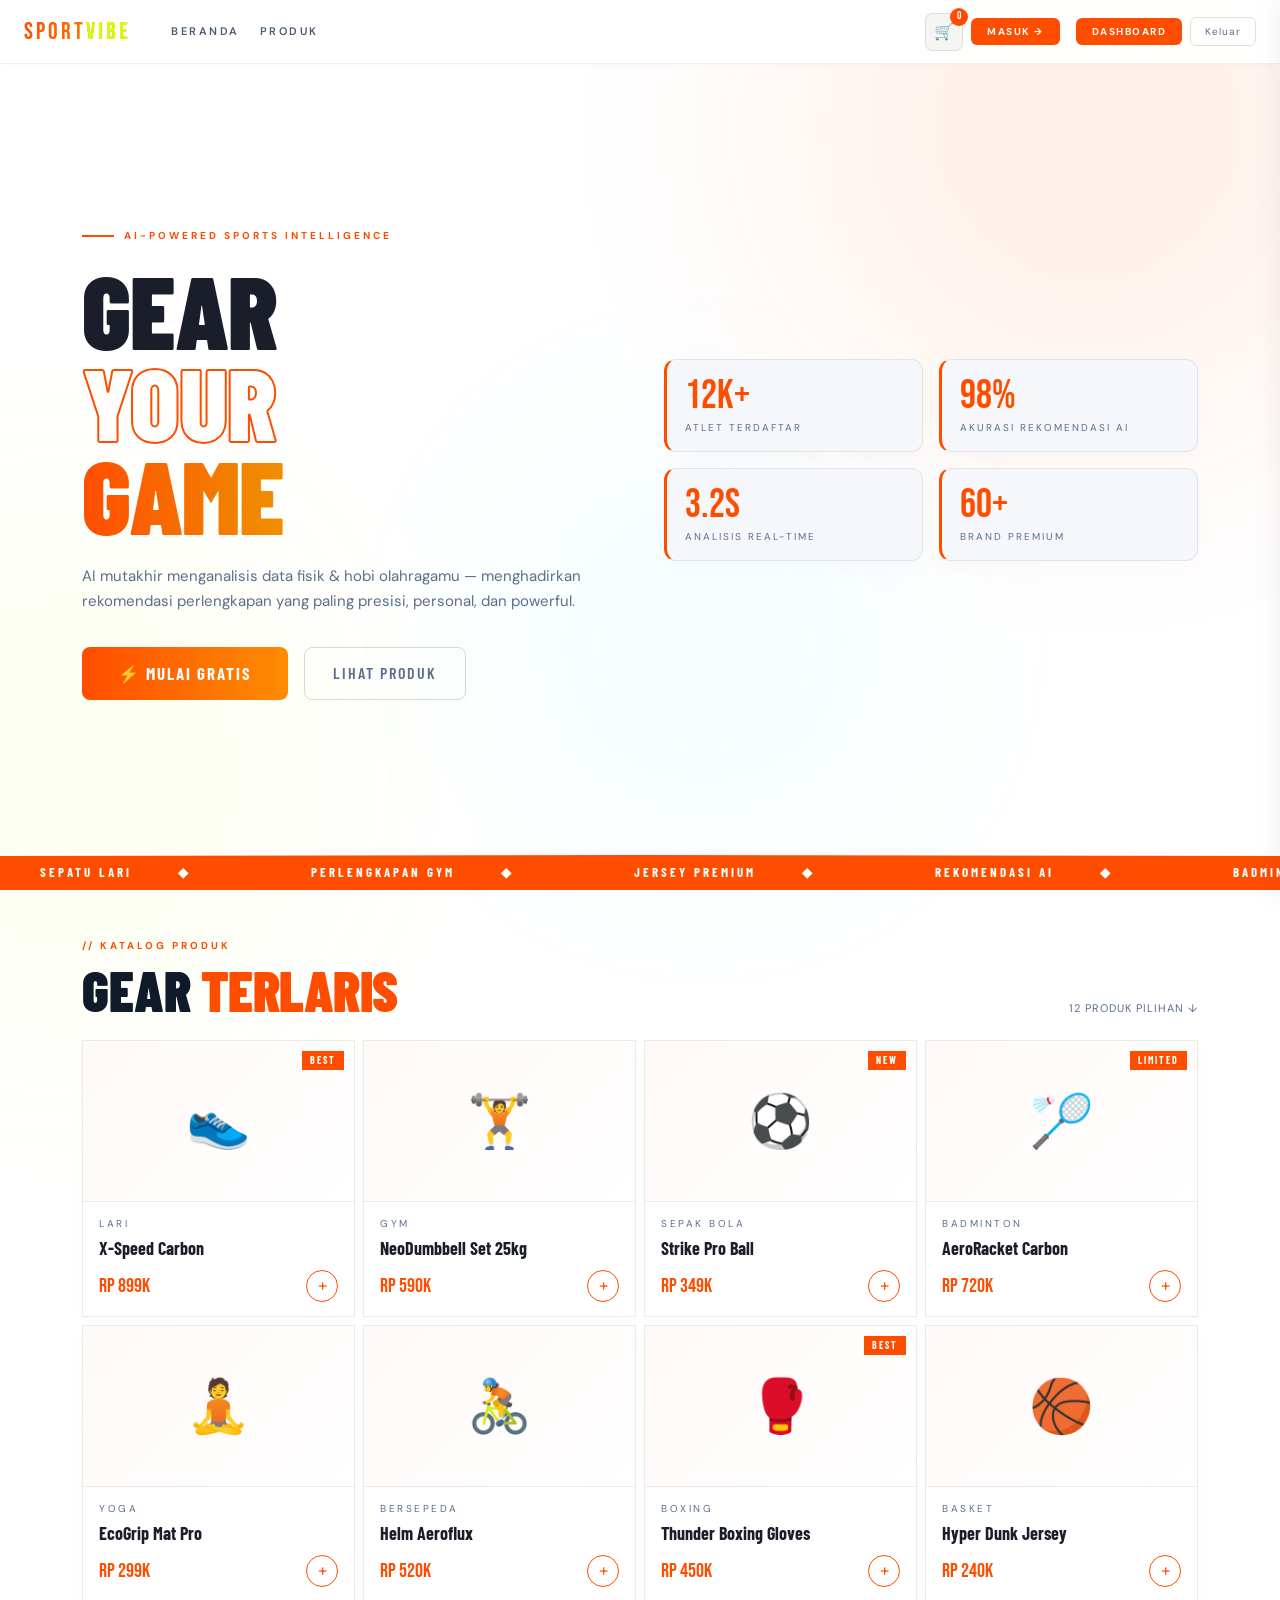
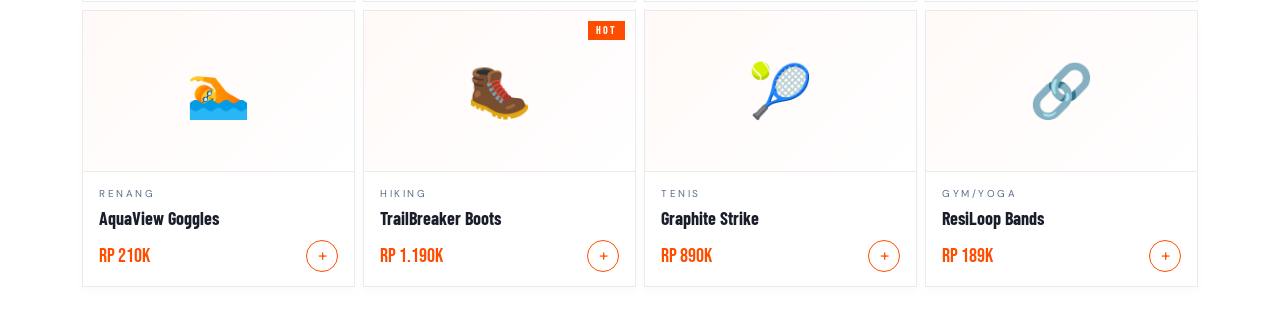
<file: Contoh.html>
<!DOCTYPE html>
<html lang="id">

<head>
    <meta charset="UTF-8">
    <meta name="viewport" content="width=device-width, initial-scale=1.0">
    <title>SportVibe — AI Sports Gear</title>
    <link
        href="https://fonts.googleapis.com/css2?family=Barlow+Condensed:wght@400;600;700;800;900&family=DM+Sans:wght@300;400;500;600&family=Bebas+Neue&display=swap"
        rel="stylesheet">
    <link href="https://cdn.jsdelivr.net/npm/bootstrap@5.3.3/dist/css/bootstrap.min.css" rel="stylesheet">
    <link rel="stylesheet" href="https://cdnjs.cloudflare.com/ajax/libs/font-awesome/6.5.0/css/all.min.css">
    <style>
        :root {
            --bg: #FFFFFF;
            --bg2: #F5F7FA;
            --bg3: #FFFFFF;
            --fire: #FF4D00;
            --fire2: #FF8C00;
            --volt: #D4FF00;
            --ice: #00E5FF;
            --white: #1A1E2B;
            --muted: #5B6E8C;
            --border: rgba(0, 0, 0, 0.08);
            --ease: cubic-bezier(0.22, 1, 0.36, 1);
        }

        body {
            background: var(--bg);
            color: var(--white);
            font-family: 'DM Sans', sans-serif;
            overflow-x: hidden;
        }

        a {
            text-decoration: none;
        }

        ::-webkit-scrollbar {
            width: 3px;
        }

        ::-webkit-scrollbar-track {
            background: #E9ECEF;
        }

        ::-webkit-scrollbar-thumb {
            background: var(--fire);
            border-radius: 4px;
        }

        .bg-blob {
            position: fixed;
            border-radius: 50%;
            filter: blur(130px);
            pointer-events: none;
            z-index: 0;
        }

        .blob-1 {
            width: 50vw;
            height: 50vw;
            background: var(--fire);
            opacity: .08;
            top: -15vw;
            right: -10vw;
            animation: blobmove 20s infinite alternate ease-in-out;
        }

        .blob-2 {
            width: 40vw;
            height: 40vw;
            background: var(--volt);
            opacity: .06;
            bottom: -10vw;
            left: -15vw;
            animation: blobmove 28s infinite alternate-reverse ease-in-out;
        }

        .blob-3 {
            width: 30vw;
            height: 30vw;
            background: var(--ice);
            opacity: .05;
            top: 50%;
            left: 40%;
            animation: blobmove 15s infinite alternate;
        }

        @keyframes blobmove {
            0% {
                transform: translate(0, 0) scale(1)
            }

            100% {
                transform: translate(4%, 6%) scale(1.15)
            }
        }

        /* NAVBAR */
        .navbar {
            background: rgba(255, 255, 255, .94) !important;
            backdrop-filter: blur(20px);
            border-bottom: 1px solid rgba(0, 0, 0, .06);
            min-height: 64px;
            box-shadow: 0 2px 10px rgba(0, 0, 0, .02);
        }

        .navbar-brand {
            font-family: 'Bebas Neue', sans-serif;
            font-size: 24px;
            letter-spacing: 3px;
            background: linear-gradient(90deg, var(--fire), var(--fire2));
            -webkit-background-clip: text;
            background-clip: text;
            color: transparent;
        }

        .navbar-brand span {
            color: var(--volt);
            background: none;
            -webkit-background-clip: unset;
            background-clip: unset;
        }

        .nav-link {
            font-size: 11px !important;
            font-weight: 600 !important;
            letter-spacing: 2.5px;
            text-transform: uppercase;
            color: #4A5A6E !important;
            transition: color .2s;
        }

        .nav-link:hover {
            color: var(--fire) !important;
        }

        .navbar-toggler {
            border-color: rgba(0, 0, 0, .2);
            padding: 4px 8px;
        }

        .navbar-toggler-icon {
            filter: invert(.4);
        }

        .btn-nav-cta {
            background: var(--fire);
            color: #fff;
            border: none;
            padding: 6px 16px;
            border-radius: 6px;
            font-weight: 700;
            font-size: 10px;
            letter-spacing: 1.5px;
            text-transform: uppercase;
            transition: all .2s;
            white-space: nowrap;
        }

        .btn-nav-cta:hover {
            background: var(--fire2);
            transform: translateY(-1px);
            color: #fff;
        }

        .cart-btn-nav {
            position: relative;
            background: rgba(0, 0, 0, .04);
            border: 1.5px solid rgba(0, 0, 0, .1);
            border-radius: 8px;
            width: 38px;
            height: 38px;
            display: flex;
            align-items: center;
            justify-content: center;
            cursor: pointer;
            transition: all .2s;
            color: var(--white);
            font-size: 16px;
        }

        .cart-btn-nav:hover {
            border-color: var(--fire);
            background: rgba(255, 77, 0, .08);
        }

        .cart-badge {
            position: absolute;
            top: -6px;
            right: -6px;
            background: var(--fire);
            color: #fff;
            font-family: 'Bebas Neue', sans-serif;
            font-size: 11px;
            width: 18px;
            height: 18px;
            border-radius: 50%;
            display: flex;
            align-items: center;
            justify-content: center;
        }

        .cart-badge.pop {
            animation: popbadge .3s var(--ease);
        }

        @keyframes popbadge {
            0% {
                transform: scale(1)
            }

            50% {
                transform: scale(1.5)
            }

            100% {
                transform: scale(1)
            }
        }

        /* PAGES */
        .page {
            display: none;
            min-height: 100vh;
            position: relative;
            z-index: 2;
            padding-top: 64px;
        }

        .page.active {
            display: block;
            animation: pagein .45s var(--ease);
        }

        @keyframes pagein {
            from {
                opacity: 0;
                transform: translateY(14px)
            }

            to {
                opacity: 1;
                transform: translateY(0)
            }
        }

        /* HERO */
        .hero {
            min-height: 88vh;
            display: flex;
            align-items: center;
            position: relative;
        }

        .hero::after {
            content: '';
            position: absolute;
            bottom: 0;
            left: 0;
            right: 0;
            height: 1px;
            background: linear-gradient(90deg, transparent, var(--fire), transparent);
        }

        .hero-eyebrow {
            display: inline-flex;
            align-items: center;
            gap: 10px;
            font-size: 10px;
            font-weight: 700;
            letter-spacing: 3px;
            text-transform: uppercase;
            color: var(--fire);
            margin-bottom: 20px;
        }

        .hero-eyebrow::before {
            content: '';
            width: 32px;
            height: 2px;
            background: var(--fire);
        }

        .hero h1 {
            font-family: 'Barlow Condensed', sans-serif;
            font-size: clamp(52px, 8vw, 110px);
            font-weight: 900;
            line-height: .9;
            letter-spacing: -1px;
            text-transform: uppercase;
        }

        .hero h1 .accent {
            -webkit-text-stroke: 2px var(--fire);
            color: transparent;
            display: block;
        }

        .hero h1 .accent2 {
            background: linear-gradient(90deg, var(--fire), var(--volt));
            -webkit-background-clip: text;
            background-clip: text;
            color: transparent;
            display: block;
        }

        .hero-sub {
            color: var(--muted);
            font-size: 15px;
            line-height: 1.7;
            margin: 24px 0 32px;
        }

        /* MOBILE HERO BUTTONS */
        .btn-fire {
            background: linear-gradient(90deg, var(--fire), var(--fire2));
            border: none;
            padding: 14px 36px;
            border-radius: 8px;
            font-family: 'Barlow Condensed', sans-serif;
            font-weight: 700;
            font-size: 17px;
            letter-spacing: 2px;
            text-transform: uppercase;
            color: #fff;
            cursor: pointer;
            transition: all .25s;
        }

        .btn-fire:hover {
            transform: translateY(-2px);
            box-shadow: 0 12px 32px rgba(255, 77, 0, .35);
            color: #fff;
        }

        .btn-ghost {
            background: transparent;
            border: 1.5px solid rgba(0, 0, 0, .15);
            padding: 13px 28px;
            border-radius: 8px;
            font-family: 'Barlow Condensed', sans-serif;
            font-weight: 600;
            font-size: 16px;
            letter-spacing: 2px;
            text-transform: uppercase;
            color: var(--muted);
            cursor: pointer;
            transition: all .2s;
        }

        .btn-ghost:hover {
            border-color: var(--fire);
            color: var(--fire);
        }

        @media(max-width:576px) {
            .btn-fire {
                padding: 10px 22px;
                font-size: 14px;
                letter-spacing: 1.5px;
            }

            .btn-ghost {
                padding: 9px 18px;
                font-size: 13px;
            }

            .hero-btns {
                gap: 8px !important;
            }

            .hero h1 {
                font-size: clamp(46px, 13vw, 80px);
            }
        }

        /* STAT BLOCKS */
        .stat-block {
            background: var(--bg2);
            border: 1px solid var(--border);
            border-left: 3px solid var(--fire);
            border-radius: 12px;
            padding: 16px 18px;
            transition: all .3s var(--ease);
            box-shadow: 0 8px 20px rgba(0, 0, 0, .02);
        }

        .stat-block:hover {
            background: rgba(255, 77, 0, .03);
        }

        .stat-num {
            font-family: 'Bebas Neue', sans-serif;
            font-size: 40px;
            color: var(--fire);
            line-height: 1;
        }

        .stat-label {
            font-size: 10px;
            letter-spacing: 2px;
            text-transform: uppercase;
            color: var(--muted);
            margin-top: 4px;
        }

        /* TICKER */
        .ticker-wrap {
            background: var(--fire);
            overflow: hidden;
            height: 34px;
            display: flex;
            align-items: center;
            white-space: nowrap;
        }

        .ticker-inner {
            display: inline-flex;
            animation: ticker 22s linear infinite;
        }

        .ticker-inner span {
            font-family: 'Barlow Condensed', sans-serif;
            font-size: 13px;
            font-weight: 700;
            letter-spacing: 3px;
            text-transform: uppercase;
            color: #fff;
            padding: 0 40px;
        }

        .ticker-dot {
            color: rgba(255, 255, 255, .4);
        }

        @keyframes ticker {
            0% {
                transform: translateX(0)
            }

            100% {
                transform: translateX(-50%)
            }
        }

        /* SECTION */
        .section-tag {
            font-size: 10px;
            font-weight: 700;
            letter-spacing: 3px;
            text-transform: uppercase;
            color: var(--fire);
            margin-bottom: 10px;
        }

        .section-title {
            font-family: 'Barlow Condensed', sans-serif;
            font-size: clamp(30px, 4.5vw, 56px);
            font-weight: 900;
            line-height: .95;
            text-transform: uppercase;
            letter-spacing: -.5px;
            color: #0F1A2A;
        }

        .section-title em {
            color: var(--fire);
            font-style: normal;
        }

        /* ===== HOME AI PANEL (new) ===== */
        .home-ai-panel {
            background: var(--bg3);
            border: 1px solid var(--border);
            border-radius: 18px;
            overflow: hidden;
            box-shadow: 0 8px 24px rgba(0, 0, 0, .04);
            height: 100%;
        }

        .home-ai-head {
            background: linear-gradient(90deg, var(--fire), var(--fire2));
            padding: 16px 20px;
            display: flex;
            align-items: center;
            justify-content: space-between;
        }

        .home-ai-head-title {
            font-family: 'Barlow Condensed', sans-serif;
            font-size: 18px;
            font-weight: 800;
            color: #fff;
            letter-spacing: 1px;
            text-transform: uppercase;
        }

        .home-ai-badge {
            background: rgba(255, 255, 255, .2);
            color: #fff;
            font-family: 'Barlow Condensed', sans-serif;
            font-size: 10px;
            font-weight: 700;
            letter-spacing: 2px;
            padding: 3px 10px;
            border-radius: 4px;
        }

        .home-ai-body {
            padding: 16px 18px;
        }

        .home-ai-login-cta {
            display: flex;
            flex-direction: column;
            align-items: center;
            justify-content: center;
            padding: 32px 20px;
            text-align: center;
            gap: 10px;
        }

        .home-ai-login-cta .icon {
            font-size: 36px;
            opacity: .5;
        }

        .home-ai-login-cta p {
            font-size: 13px;
            color: var(--muted);
            margin: 0;
            line-height: 1.6;
        }

        .rec-card {
            background: var(--bg2);
            border: 1px solid var(--border);
            border-radius: 12px;
            padding: 14px 16px;
            cursor: pointer;
            transition: all .25s var(--ease);
        }

        .rec-card:hover {
            border-color: var(--fire);
            transform: translateY(-3px);
        }

        .rec-card .rec-icon {
            font-size: 26px;
            margin-bottom: 6px;
        }

        .rec-card .rec-name {
            font-family: 'Barlow Condensed', sans-serif;
            font-size: 17px;
            font-weight: 700;
            margin-bottom: 4px;
            line-height: 1.2;
        }

        .rec-card .rec-reason {
            font-size: 11px;
            color: var(--muted);
            margin-bottom: 8px;
            line-height: 1.5;
        }

        .rec-card .rec-price {
            font-family: 'Bebas Neue', sans-serif;
            font-size: 18px;
            color: var(--fire);
        }

        .match-chip {
            font-size: 10px;
            font-weight: 700;
            letter-spacing: 1px;
            color: var(--fire);
            background: rgba(255, 77, 0, .08);
            border-radius: 4px;
            padding: 2px 8px;
        }

        /* PRODUCT CARDS */
        .pcard {
            background: var(--bg3);
            border: 1px solid var(--border);
            border-radius: 0;
            transition: all .3s var(--ease);
            overflow: hidden;
            height: 100%;
            box-shadow: 0 5px 12px rgba(0, 0, 0, .02);
        }

        .pcard:hover {
            border-color: var(--fire);
            transform: scale(1.02);
            z-index: 2;
            box-shadow: 0 20px 30px -12px rgba(0, 0, 0, .1);
        }

        .pcard-img {
            height: 160px;
            display: flex;
            align-items: center;
            justify-content: center;
            font-size: 52px;
            position: relative;
            background: linear-gradient(135deg, rgba(255, 77, 0, .03), transparent);
        }

        .pcard-badge {
            position: absolute;
            top: 10px;
            right: 10px;
            background: var(--fire);
            color: #fff;
            font-family: 'Barlow Condensed', sans-serif;
            font-weight: 700;
            font-size: 10px;
            letter-spacing: 2px;
            padding: 2px 8px;
        }

        .pcard-body {
            padding: 14px 16px;
            border-top: 1px solid var(--border);
        }

        .pcard-cat {
            font-size: 10px;
            letter-spacing: 2.5px;
            text-transform: uppercase;
            color: var(--muted);
            margin-bottom: 4px;
        }

        .pcard-name {
            font-family: 'Barlow Condensed', sans-serif;
            font-size: 18px;
            font-weight: 700;
            margin-bottom: 8px;
        }

        .pcard-price {
            font-family: 'Bebas Neue', sans-serif;
            font-size: 20px;
            color: var(--fire);
        }

        .pcard-add {
            width: 32px;
            height: 32px;
            border-radius: 50%;
            border: 1.5px solid var(--fire);
            background: transparent;
            color: var(--fire);
            font-size: 17px;
            cursor: pointer;
            display: flex;
            align-items: center;
            justify-content: center;
            transition: all .2s;
            padding: 0;
        }

        .pcard-add:hover {
            background: var(--fire);
            color: #fff;
        }

        /* CART DRAWER */
        .cart-overlay {
            position: fixed;
            inset: 0;
            background: rgba(0, 0, 0, .55);
            z-index: 1400;
            opacity: 0;
            pointer-events: none;
            transition: opacity .3s;
            backdrop-filter: blur(4px);
        }

        .cart-overlay.open {
            opacity: 1;
            pointer-events: all;
        }

        .cart-drawer {
            position: fixed;
            top: 0;
            right: 0;
            bottom: 0;
            width: 400px;
            max-width: 100vw;
            background: var(--bg3);
            border-left: 1px solid var(--border);
            z-index: 1500;
            display: flex;
            flex-direction: column;
            transform: translateX(100%);
            transition: transform .4s var(--ease);
            box-shadow: -5px 0 25px rgba(0, 0, 0, .05);
        }

        .cart-drawer.open {
            transform: translateX(0);
        }

        .cart-head {
            padding: 20px 24px 16px;
            border-bottom: 1px solid rgba(0, 0, 0, .05);
            display: flex;
            align-items: center;
            justify-content: space-between;
        }

        .cart-head-title {
            font-family: 'Barlow Condensed', sans-serif;
            font-size: 22px;
            font-weight: 800;
            letter-spacing: 1px;
            text-transform: uppercase;
        }

        .cart-close-btn {
            width: 32px;
            height: 32px;
            border-radius: 7px;
            border: 1px solid rgba(0, 0, 0, .1);
            background: transparent;
            color: var(--muted);
            font-size: 14px;
            cursor: pointer;
            display: flex;
            align-items: center;
            justify-content: center;
            transition: all .2s;
        }

        .cart-close-btn:hover {
            border-color: var(--fire);
            color: var(--fire);
        }

        .cart-items-list {
            flex: 1;
            overflow-y: auto;
            padding: 12px 22px;
        }

        .cart-empty {
            display: flex;
            flex-direction: column;
            align-items: center;
            justify-content: center;
            height: 100%;
            gap: 12px;
            color: var(--muted);
            text-align: center;
        }

        .cart-item {
            display: flex;
            gap: 12px;
            align-items: flex-start;
            padding: 12px 0;
            border-bottom: 1px solid rgba(0, 0, 0, .05);
        }

        .cart-item-icon {
            width: 52px;
            height: 52px;
            background: rgba(255, 77, 0, .05);
            border-radius: 10px;
            display: flex;
            align-items: center;
            justify-content: center;
            font-size: 22px;
            flex-shrink: 0;
        }

        .cart-item-name {
            font-family: 'Barlow Condensed', sans-serif;
            font-size: 15px;
            font-weight: 700;
        }

        .cart-item-cat {
            font-size: 10px;
            color: var(--muted);
            text-transform: uppercase;
            letter-spacing: 1.5px;
            margin-top: 2px;
        }

        .cart-item-price {
            font-family: 'Bebas Neue', sans-serif;
            font-size: 15px;
            color: var(--fire);
            margin-top: 3px;
        }

        .qty-btn {
            width: 24px;
            height: 24px;
            border-radius: 5px;
            border: 1px solid rgba(0, 0, 0, .12);
            background: transparent;
            color: var(--white);
            font-size: 13px;
            cursor: pointer;
            display: flex;
            align-items: center;
            justify-content: center;
            transition: all .15s;
            padding: 0;
        }

        .qty-btn:hover {
            border-color: var(--fire);
            color: var(--fire);
        }

        .qty-num {
            font-family: 'Bebas Neue', sans-serif;
            font-size: 16px;
            min-width: 20px;
            text-align: center;
        }

        .cart-item-del {
            width: 26px;
            height: 26px;
            border-radius: 5px;
            border: 1px solid rgba(0, 0, 0, .08);
            background: transparent;
            color: var(--muted);
            font-size: 11px;
            cursor: pointer;
            display: flex;
            align-items: center;
            justify-content: center;
            transition: all .2s;
            flex-shrink: 0;
            padding: 0;
        }

        .cart-item-del:hover {
            border-color: #ff4444;
            color: #ff4444;
            background: rgba(255, 68, 68, .04);
        }

        .cart-footer-area {
            padding: 12px 22px 22px;
            border-top: 1px solid rgba(0, 0, 0, .05);
        }

        .cart-row {
            display: flex;
            justify-content: space-between;
            font-size: 13px;
            color: var(--muted);
            margin-bottom: 6px;
        }

        .cart-row.total {
            font-family: 'Barlow Condensed', sans-serif;
            font-size: 20px;
            font-weight: 700;
            color: var(--white);
            margin-top: 10px;
            padding-top: 10px;
            border-top: 1px solid rgba(0, 0, 0, .08);
        }

        .cart-row.total span:last-child {
            color: var(--fire);
        }

        .btn-checkout {
            width: 100%;
            background: linear-gradient(90deg, var(--fire), var(--fire2));
            border: none;
            padding: 13px;
            border-radius: 10px;
            font-family: 'Barlow Condensed', sans-serif;
            font-weight: 800;
            font-size: 18px;
            letter-spacing: 2px;
            text-transform: uppercase;
            color: #fff;
            cursor: pointer;
            transition: all .25s;
            margin-top: 12px;
        }

        .btn-checkout:hover {
            transform: translateY(-2px);
            box-shadow: 0 12px 32px rgba(255, 77, 0, .35);
        }

        /* CHECKOUT */
        .checkout-title {
            font-family: 'Barlow Condensed', sans-serif;
            font-size: 40px;
            font-weight: 900;
            text-transform: uppercase;
            letter-spacing: -.5px;
            margin-bottom: 6px;
            color: #0F1A2A;
        }

        .step-bar {
            display: flex;
            align-items: center;
            margin-bottom: 28px;
        }

        .step-item {
            display: flex;
            align-items: center;
            gap: 8px;
            font-size: 11px;
            font-weight: 700;
            letter-spacing: 1.5px;
            text-transform: uppercase;
            color: var(--muted);
        }

        .step-item.active {
            color: var(--white);
        }

        .step-item.done {
            color: var(--volt);
        }

        .step-dot {
            width: 26px;
            height: 26px;
            border-radius: 50%;
            border: 2px solid currentColor;
            display: flex;
            align-items: center;
            justify-content: center;
            font-family: 'Bebas Neue', sans-serif;
            font-size: 12px;
            flex-shrink: 0;
            transition: all .3s;
        }

        .step-item.active .step-dot {
            background: var(--fire);
            border-color: var(--fire);
            color: #fff;
        }

        .step-item.done .step-dot {
            background: var(--volt);
            border-color: var(--volt);
            color: #000;
        }

        .step-line {
            flex: 1;
            height: 1px;
            background: rgba(0, 0, 0, .1);
            margin: 0 10px;
            transition: background .3s;
        }

        .step-line.done {
            background: var(--volt);
        }

        .co-panel {
            background: var(--bg3);
            border: 1px solid var(--border);
            border-radius: 18px;
            padding: 24px;
            margin-bottom: 16px;
            display: none;
            box-shadow: 0 8px 20px rgba(0, 0, 0, .02);
        }

        .co-panel.visible {
            display: block;
            animation: pagein .4s var(--ease);
        }

        .co-panel-title {
            font-family: 'Barlow Condensed', sans-serif;
            font-size: 19px;
            font-weight: 700;
            letter-spacing: 1px;
            text-transform: uppercase;
            margin-bottom: 18px;
            display: flex;
            align-items: center;
            gap: 10px;
        }

        .co-panel-title::before {
            content: '';
            width: 3px;
            height: 16px;
            background: var(--fire);
            border-radius: 2px;
        }

        .field-label {
            font-size: 10px;
            font-weight: 700;
            letter-spacing: 2.5px;
            text-transform: uppercase;
            color: var(--muted);
            margin-bottom: 6px;
        }

        .field {
            background: #FAFCFE;
            border: 1px solid rgba(0, 0, 0, .08);
            border-radius: 10px;
            padding: 11px 13px;
            color: var(--white);
            width: 100%;
            font-size: 14px;
            font-family: 'DM Sans', sans-serif;
            transition: all .2s;
            margin-bottom: 12px;
        }

        .field:focus {
            outline: none;
            border-color: var(--fire);
            box-shadow: 0 0 0 3px rgba(255, 77, 0, .12);
            background: #fff;
            color: var(--white);
        }

        .field option {
            background: white;
            color: #1A1E2B;
        }

        .field::placeholder {
            color: var(--muted);
        }

        .pay-opt {
            background: #FAFCFE;
            border: 2px solid rgba(0, 0, 0, .06);
            border-radius: 12px;
            padding: 12px 10px;
            cursor: pointer;
            transition: all .2s;
        }

        .pay-opt:hover {
            border-color: rgba(255, 77, 0, .35);
        }

        .pay-opt.selected {
            border-color: var(--fire);
            background: rgba(255, 77, 0, .04);
        }

        .pay-icon {
            font-size: 22px;
        }

        .pay-name {
            font-family: 'Barlow Condensed', sans-serif;
            font-size: 14px;
            font-weight: 700;
        }

        .pay-desc {
            font-size: 10px;
            color: var(--muted);
        }

        .pay-detail-box {
            background: rgba(0, 0, 0, .02);
            border: 1px solid rgba(0, 0, 0, .06);
            border-radius: 10px;
            padding: 14px;
            font-size: 13px;
            color: var(--muted);
            line-height: 1.75;
            display: none;
            margin-bottom: 16px;
        }

        .pay-detail-box.show {
            display: block;
            animation: pagein .3s var(--ease);
        }

        .order-sidebar {
            background: var(--bg3);
            border: 1px solid var(--border);
            border-radius: 18px;
            padding: 20px;
            position: sticky;
            top: 84px;
            box-shadow: 0 8px 20px rgba(0, 0, 0, .02);
        }

        .order-sidebar-title {
            font-family: 'Barlow Condensed', sans-serif;
            font-size: 16px;
            font-weight: 700;
            letter-spacing: 1px;
            text-transform: uppercase;
            margin-bottom: 14px;
        }

        .order-item {
            display: flex;
            gap: 10px;
            align-items: center;
            padding: 10px 0;
            border-bottom: 1px solid rgba(0, 0, 0, .05);
        }

        .order-item-icon {
            width: 38px;
            height: 38px;
            background: rgba(255, 77, 0, .05);
            border-radius: 8px;
            display: flex;
            align-items: center;
            justify-content: center;
            font-size: 16px;
            flex-shrink: 0;
        }

        .summary-row.total span:last-child {
            color: var(--fire);
        }

        .confirm-block {
            background: rgba(0, 0, 0, .01);
            border: 1px solid rgba(0, 0, 0, .05);
            border-radius: 10px;
            padding: 14px;
            margin-bottom: 10px;
            font-size: 13px;
        }

        .confirm-total {
            background: rgba(255, 77, 0, .03);
            border: 1px solid rgba(255, 77, 0, .12);
            border-radius: 10px;
            padding: 14px;
            margin-bottom: 10px;
        }

        /* SUCCESS & AUTH */
        .success-card,
        .auth-card {
            background: var(--bg3);
            border: 1px solid var(--border);
            border-radius: 22px;
            padding: 44px 38px;
            width: 100%;
            text-align: center;
            position: relative;
            box-shadow: 0 20px 35px -12px rgba(0, 0, 0, .05);
        }

        .auth-card {
            max-width: 520px;
            text-align: left;
        }

        .auth-title {
            font-family: 'Barlow Condensed', sans-serif;
            font-size: 38px;
            font-weight: 900;
            letter-spacing: -.5px;
            text-transform: uppercase;
        }

        .auth-sub {
            color: var(--muted);
            font-size: 13px;
            margin: 6px 0 22px;
        }

        .auth-switch {
            margin-top: 18px;
            font-size: 13px;
            color: var(--muted);
        }

        .auth-switch a {
            color: var(--fire);
            cursor: pointer;
        }

        .hchip {
            background: #F2F5F9;
            border: 1px solid rgba(0, 0, 0, .08);
            border-radius: 6px;
            padding: 6px 12px;
            font-size: 12px;
            font-weight: 500;
            cursor: pointer;
            transition: all .15s;
            display: inline-block;
            margin: 3px;
        }

        .hchip.active {
            background: rgba(255, 77, 0, .12);
            border-color: var(--fire);
            color: var(--fire);
        }

        /* PROFILE */
        .profile-banner {
            background: var(--bg2);
            border: 1px solid var(--border);
            border-radius: 18px;
            padding: 28px;
            margin-bottom: 22px;
            position: relative;
            overflow: hidden;
        }

        .profile-banner::before {
            content: '';
            position: absolute;
            top: 0;
            left: 0;
            bottom: 0;
            width: 4px;
            background: linear-gradient(180deg, var(--fire), var(--volt));
        }

        .avatar {
            width: 62px;
            height: 62px;
            border-radius: 14px;
            background: linear-gradient(135deg, var(--fire), var(--volt));
            display: flex;
            align-items: center;
            justify-content: center;
            font-family: 'Bebas Neue', sans-serif;
            font-size: 30px;
            color: #fff;
            flex-shrink: 0;
        }

        .panel {
            background: var(--bg3);
            border: 1px solid var(--border);
            border-radius: 18px;
            padding: 24px;
            height: 100%;
            box-shadow: 0 5px 12px rgba(0, 0, 0, .02);
        }

        .panel-title {
            font-family: 'Barlow Condensed', sans-serif;
            font-size: 16px;
            font-weight: 700;
            letter-spacing: 2px;
            text-transform: uppercase;
            margin-bottom: 18px;
            display: flex;
            align-items: center;
            gap: 8px;
        }

        .panel-title::before {
            content: '';
            width: 3px;
            height: 16px;
            background: var(--fire);
            border-radius: 2px;
        }

        .bmi-bar-bg {
            background: rgba(0, 0, 0, .06);
            border-radius: 4px;
            height: 6px;
            margin: 12px 0 5px;
            overflow: hidden;
        }

        .bmi-bar-fill {
            height: 6px;
            background: linear-gradient(90deg, var(--fire), var(--volt));
            border-radius: 4px;
            transition: width 1.2s var(--ease);
        }

        .tag-pill {
            background: rgba(255, 77, 0, .1);
            border: 1px solid rgba(255, 77, 0, .2);
            border-radius: 5px;
            padding: 3px 10px;
            font-size: 11px;
            font-weight: 600;
            letter-spacing: 1.5px;
            text-transform: uppercase;
            color: var(--fire);
            display: inline-block;
        }

        .ai-badge {
            background: linear-gradient(90deg, var(--fire), var(--volt));
            color: #000;
            font-family: 'Barlow Condensed', sans-serif;
            font-weight: 700;
            font-size: 10px;
            letter-spacing: 2px;
            padding: 4px 10px;
            border-radius: 5px;
        }

        .ai-loading {
            display: flex;
            align-items: center;
            gap: 14px;
            padding: 30px 20px;
            color: var(--muted);
        }

        .spinner {
            width: 24px;
            height: 24px;
            border: 2px solid rgba(255, 77, 0, .2);
            border-top-color: var(--fire);
            border-radius: 50%;
            animation: spin .7s linear infinite;
            flex-shrink: 0;
        }

        @keyframes spin {
            to {
                transform: rotate(360deg)
            }
        }

        /* TOAST */
        .toast-sv {
            position: fixed;
            bottom: 24px;
            left: 50%;
            transform: translateX(-50%) translateY(40px);
            background: var(--bg3);
            border: 1px solid var(--fire);
            border-radius: 8px;
            padding: 12px 28px;
            font-size: 13px;
            font-weight: 600;
            opacity: 0;
            transition: all .25s;
            z-index: 3000;
            white-space: nowrap;
            box-shadow: 0 8px 18px rgba(0, 0, 0, .08);
        }

        .toast-sv.show {
            opacity: 1;
            transform: translateX(-50%) translateY(0);
        }

        .divider {
            height: 1px;
            background: rgba(0, 0, 0, .06);
            margin: 10px 0;
        }

        .metric-row {
            display: flex;
            justify-content: space-between;
            align-items: center;
            padding: 8px 0;
            border-bottom: 1px solid rgba(0, 0, 0, .05);
            font-size: 13px;
        }

        .metric-val {
            font-family: 'Bebas Neue', sans-serif;
            font-size: 18px;
        }

        .summary-row {
            display: flex;
            justify-content: space-between;
            font-size: 13px;
            color: var(--muted);
            margin-bottom: 5px;
        }

        .summary-row.total {
            font-family: 'Barlow Condensed', sans-serif;
            font-size: 19px;
            font-weight: 700;
            color: var(--white);
            padding-top: 8px;
            margin-top: 6px;
            border-top: 1px solid rgba(0, 0, 0, .08);
        }

        .order-item-name {
            font-size: 13px;
            font-weight: 600;
        }

        .order-item-qty {
            font-size: 11px;
            color: var(--muted);
        }

        .order-item-price {
            font-family: 'Bebas Neue', sans-serif;
            font-size: 14px;
            color: var(--fire);
        }

        .confirm-label {
            font-size: 10px;
            font-weight: 700;
            letter-spacing: 2px;
            text-transform: uppercase;
            color: var(--muted);
            margin-bottom: 8px;
        }

        .success-icon {
            font-size: 52px;
            margin-bottom: 14px;
        }

        .success-title {
            font-family: 'Barlow Condensed', sans-serif;
            font-size: 42px;
            font-weight: 900;
            text-transform: uppercase;
            line-height: .95;
            margin-bottom: 8px;
        }

        .success-order-box {
            background: rgba(255, 77, 0, .04);
            border: 1px solid rgba(255, 77, 0, .15);
            border-radius: 12px;
            padding: 14px 20px;
            margin: 16px 0;
        }

        .success-order-num {
            font-family: 'Bebas Neue', sans-serif;
            font-size: 28px;
            color: var(--fire);
        }

        .success-item {
            display: flex;
            gap: 10px;
            align-items: center;
            text-align: left;
            padding: 8px 0;
            border-bottom: 1px solid rgba(0, 0, 0, .05);
        }

        /* HOME AI SECTION LAYOUT */
        #home-ai-section {
            display: none;
        }

        #home-ai-section.show {
            display: block;
            animation: pagein .5s var(--ease);
        }
    </style>
</head>

<body>
    <div class="bg-blob blob-1"></div>
    <div class="bg-blob blob-2"></div>
    <div class="bg-blob blob-3"></div>

    <!-- NAVBAR -->
    <nav class="navbar navbar-expand-lg fixed-top">
        <div class="container-fluid px-3 px-md-4">
            <a class="navbar-brand" href="#" onclick="showPage('home')">SPORT<span>VIBE</span></a>
            <div class="d-flex align-items-center gap-2 d-lg-none ms-auto">
                <button class="cart-btn-nav" onclick="openCart()">🛒<span class="cart-badge"
                        id="cart-count-m">0</span></button>
                <button class="navbar-toggler" type="button" data-bs-toggle="collapse" data-bs-target="#navMain">
                    <span class="navbar-toggler-icon"></span>
                </button>
            </div>
            <div class="collapse navbar-collapse" id="navMain">
                <ul class="navbar-nav me-auto ms-3 gap-1">
                    <li class="nav-item"><a class="nav-link" href="#" onclick="showPage('home')">Beranda</a></li>
                    <li class="nav-item" id="nav-profile-link" style="display:none"><a class="nav-link" href="#"
                            onclick="showPage('profile')">Dashboard AI</a></li>
                    <li class="nav-item"><a class="nav-link" href="#" onclick="scrollProducts()">Produk</a></li>
                </ul>
                <div class="d-flex align-items-center gap-2 mt-2 mt-lg-0">
                    <button class="cart-btn-nav d-none d-lg-flex" onclick="openCart()">🛒<span class="cart-badge"
                            id="cart-count">0</span></button>
                    <div id="nav-auth"><button class="btn-nav-cta" onclick="showPage('login')">Masuk →</button></div>
                    <div id="nav-user" style="display:none;" class="d-flex align-items-center gap-2">
                        <span id="nav-greeting" style="font-size:11px;color:var(--muted);letter-spacing:1px;"></span>
                        <button class="btn-nav-cta" onclick="showPage('profile')">Dashboard</button>
                        <button
                            style="background:transparent;border:1px solid rgba(0,0,0,.12);border-radius:6px;padding:6px 14px;color:var(--muted);font-size:10px;letter-spacing:1px;cursor:pointer;"
                            onclick="logout()">Keluar</button>
                    </div>
                </div>
            </div>
        </div>
    </nav>

    <!-- CART DRAWER -->
    <div class="cart-overlay" id="cart-overlay" onclick="closeCart()"></div>
    <div class="cart-drawer" id="cart-drawer">
        <div class="cart-head">
            <div class="cart-head-title">🛒 Keranjang</div>
            <button class="cart-close-btn" onclick="closeCart()">✕</button>
        </div>
        <div class="cart-items-list" id="cart-items-list"></div>
        <div class="cart-footer-area" id="cart-footer" style="display:none;">
            <div id="cart-summary-area"></div>
            <button class="btn-checkout" onclick="goCheckout()">Lanjut Checkout →</button>
        </div>
    </div>

    <!-- ===== HOME ===== -->
    <div class="page active" id="page-home">
        <section class="hero py-5">
            <div class="container">
                <div class="row align-items-center g-5">
                    <div class="col-lg-6">
                        <div class="hero-eyebrow">AI-Powered Sports Intelligence</div>
                        <h1>GEAR<br><span class="accent">YOUR</span><span class="accent2">GAME</span></h1>
                        <p class="hero-sub">AI mutakhir menganalisis data fisik & hobi olahragamu — menghadirkan
                            rekomendasi perlengkapan yang paling presisi, personal, dan powerful.</p>
                        <div class="d-flex gap-3 flex-wrap hero-btns">
                            <button class="btn-fire" onclick="showPage('register')">⚡ Mulai Gratis</button>
                            <button class="btn-ghost" onclick="scrollProducts()">Lihat Produk</button>
                        </div>
                    </div>
                    <div class="col-lg-6 d-none d-lg-block">
                        <div class="row g-3">
                            <div class="col-6">
                                <div class="stat-block">
                                    <div class="stat-num">12K+</div>
                                    <div class="stat-label">Atlet Terdaftar</div>
                                </div>
                            </div>
                            <div class="col-6">
                                <div class="stat-block">
                                    <div class="stat-num">98%</div>
                                    <div class="stat-label">Akurasi Rekomendasi AI</div>
                                </div>
                            </div>
                            <div class="col-6">
                                <div class="stat-block">
                                    <div class="stat-num">3.2s</div>
                                    <div class="stat-label">Analisis Real-time</div>
                                </div>
                            </div>
                            <div class="col-6">
                                <div class="stat-block">
                                    <div class="stat-num">60+</div>
                                    <div class="stat-label">Brand Premium</div>
                                </div>
                            </div>
                        </div>
                    </div>
                </div>
            </div>
        </section>

        <div class="ticker-wrap">
            <div class="ticker-inner">
                <span>SEPATU LARI <span class="ticker-dot">◆</span></span><span>PERLENGKAPAN GYM <span
                        class="ticker-dot">◆</span></span><span>JERSEY PREMIUM <span
                        class="ticker-dot">◆</span></span><span>REKOMENDASI AI <span
                        class="ticker-dot">◆</span></span><span>BADMINTON <span
                        class="ticker-dot">◆</span></span><span>HIKING GEAR <span
                        class="ticker-dot">◆</span></span><span>YOGA MAT <span
                        class="ticker-dot">◆</span></span><span>BOXING <span class="ticker-dot">◆</span></span>
                <span>SEPATU LARI <span class="ticker-dot">◆</span></span><span>PERLENGKAPAN GYM <span
                        class="ticker-dot">◆</span></span><span>JERSEY PREMIUM <span
                        class="ticker-dot">◆</span></span><span>REKOMENDASI AI <span
                        class="ticker-dot">◆</span></span><span>BADMINTON <span
                        class="ticker-dot">◆</span></span><span>HIKING GEAR <span
                        class="ticker-dot">◆</span></span><span>YOGA MAT <span
                        class="ticker-dot">◆</span></span><span>BOXING <span class="ticker-dot">◆</span></span>
            </div>
        </div>

        <!-- AI RECOMMENDATION ON HOME (visible after login) -->
        <section id="home-ai-section" class="py-4">
            <div class="container">
                <div class="row g-4">
                    <div class="col-lg-3">
                        <div class="home-ai-panel">
                            <div class="home-ai-head">
                                <div class="home-ai-head-title">⚡ AI Profile</div>
                                <div class="home-ai-badge">LIVE</div>
                            </div>
                            <div class="home-ai-body" id="home-ai-profile-body">
                                <div class="home-ai-login-cta">
                                    <div class="icon">🤖</div>
                                    <p>Login untuk melihat profil AI personalmu</p>
                                </div>
                            </div>
                        </div>
                    </div>
                    <div class="col-lg-9">
                        <div class="home-ai-panel">
                            <div class="home-ai-head">
                                <div class="home-ai-head-title">🎯 Rekomendasi AI Untukmu</div>
                                <div class="home-ai-badge">DEEP LEARNING</div>
                            </div>
                            <div class="home-ai-body" id="home-ai-recs-body">
                                <div class="home-ai-login-cta">
                                    <div class="icon">✨</div>
                                    <p>Masuk atau daftar untuk mendapatkan rekomendasi gear yang dipersonalisasi AI
                                        berdasarkan profil fisikmu</p>
                                    <div class="d-flex gap-2 mt-1">
                                        <button class="btn-fire" style="padding:9px 20px;font-size:13px;"
                                            onclick="showPage('login')">Masuk</button>
                                        <button class="btn-ghost" style="padding:8px 16px;font-size:13px;"
                                            onclick="showPage('register')">Daftar</button>
                                    </div>
                                </div>
                            </div>
                        </div>
                    </div>
                </div>
            </div>
        </section>

        <section class="py-5" id="products-sec">
            <div class="container">
                <div class="d-flex justify-content-between align-items-end mb-4">
                    <div>
                        <div class="section-tag">// Katalog Produk</div>
                        <div class="section-title">GEAR <em>TERLARIS</em></div>
                    </div>
                    <div style="font-size:11px;color:var(--muted);letter-spacing:1px;">12 PRODUK PILIHAN ↓</div>
                </div>
                <div class="row g-2" id="products-grid"></div>
            </div>
        </section>
    </div>

    <!-- LOGIN -->
    <div class="page" id="page-login">
        <div class="d-flex align-items-center justify-content-center min-vh-100 py-5 px-3">
            <div class="auth-card">
                <div class="auth-title">Welcome<br>Back.</div>
                <div class="auth-sub">Masuk untuk akses rekomendasi AI personalmu</div>
                <div class="field-label">Email</div><input class="field" id="login-email" placeholder="nama@email.com">
                <div class="field-label">Password</div><input class="field" id="login-pass" type="password"
                    placeholder="••••••••">
                <button class="btn-fire w-100 mt-2" onclick="doLogin()">Masuk →</button>
                <div class="auth-switch">Belum punya akun? <a onclick="showPage('register')">Daftar Sekarang</a></div>
            </div>
        </div>
    </div>

    <!-- REGISTER -->
    <div class="page" id="page-register">
        <div class="d-flex align-items-center justify-content-center min-vh-100 py-5 px-3">
            <div class="auth-card" style="max-width:620px;">
                <div class="auth-title">Daftar &<br>Raih Potensi.</div>
                <div class="auth-sub">Isi data diri untuk rekomendasi AI yang presisi</div>
                <div class="row g-3 mb-2">
                    <div class="col-md-6">
                        <div class="field-label">Nama Lengkap</div><input class="field" id="reg-name"
                            placeholder="John Doe">
                    </div>
                    <div class="col-md-6">
                        <div class="field-label">Email</div><input class="field" id="reg-email"
                            placeholder="email@kamu.com">
                    </div>
                    <div class="col-md-6">
                        <div class="field-label">Password</div><input class="field" id="reg-pass" type="password"
                            placeholder="Min 8 karakter">
                    </div>
                    <div class="col-md-6">
                        <div class="field-label">Gender</div>
                        <select class="field" id="reg-gender">
                            <option value="">Pilih Gender</option>
                            <option>Pria</option>
                            <option>Wanita</option>
                        </select>
                    </div>
                    <div class="col-md-6">
                        <div class="field-label">Tinggi (cm)</div><input class="field" id="reg-tb" type="number"
                            placeholder="175">
                    </div>
                    <div class="col-md-6">
                        <div class="field-label">Berat (kg)</div><input class="field" id="reg-bb" type="number"
                            placeholder="70">
                    </div>
                    <div class="col-12">
                        <div class="field-label">Tanggal Lahir</div>
                        <input class="field" id="reg-dob" type="date" style="max-width:220px;" max="">
                        <div id="reg-age-display"
                            style="font-size:12px;color:var(--muted);margin-top:-8px;margin-bottom:12px;"></div>
                    </div>
                </div>
                <div class="field-label">🏅 Hobi Olahraga <span style="color:var(--fire);">(pilih semua yang
                        sesuai)</span></div>
                <div id="hobby-grid" class="mb-3"></div>
                <button class="btn-fire w-100" onclick="doRegister()">⚡ Daftar & Analisis AI</button>
                <div class="auth-switch">Sudah punya akun? <a onclick="showPage('login')">Masuk</a></div>
            </div>
        </div>
    </div>

    <!-- CHECKOUT -->
    <div class="page" id="page-checkout">
        <div class="container py-5">
            <div class="row g-4">
                <div class="col-lg-8">
                    <div class="checkout-title">Checkout</div>
                    <div style="color:var(--muted);font-size:13px;margin-bottom:20px;">Selesaikan pesananmu dengan aman
                    </div>
                    <div class="step-bar mb-4">
                        <div class="step-item active" id="step-1">
                            <div class="step-dot">1</div><span>Pengiriman</span>
                        </div>
                        <div class="step-line" id="sline-1"></div>
                        <div class="step-item" id="step-2">
                            <div class="step-dot">2</div><span>Pembayaran</span>
                        </div>
                        <div class="step-line" id="sline-2"></div>
                        <div class="step-item" id="step-3">
                            <div class="step-dot">3</div><span>Konfirmasi</span>
                        </div>
                    </div>
                    <div class="co-panel visible" id="panel-1">
                        <div class="co-panel-title">Alamat Pengiriman</div>
                        <div class="field-label">Nama Penerima</div><input class="field" id="co-nama"
                            placeholder="Nama lengkap penerima">
                        <div class="field-label">Nomor HP / WhatsApp</div><input class="field" id="co-hp"
                            placeholder="08xxxxxxxxxx" type="tel">
                        <div class="row g-3">
                            <div class="col-md-6">
                                <div class="field-label">Provinsi</div>
                                <select class="field" id="co-prov">
                                    <option value="">Pilih Provinsi</option>
                                    <option>DKI Jakarta</option>
                                    <option>Jawa Barat</option>
                                    <option>Jawa Tengah</option>
                                    <option>Jawa Timur</option>
                                    <option>Banten</option>
                                    <option>Sumatera Utara</option>
                                    <option>Bali</option>
                                </select>
                            </div>
                            <div class="col-md-6">
                                <div class="field-label">Kota / Kabupaten</div><input class="field" id="co-kota"
                                    placeholder="Nama kota">
                            </div>
                        </div>
                        <div class="field-label">Alamat Lengkap</div><textarea class="field" id="co-alamat"
                            placeholder="Jl. ..., RT/RW, Kelurahan, Kecamatan" rows="3"
                            style="resize:vertical;"></textarea>
                        <div class="row g-3">
                            <div class="col-md-6">
                                <div class="field-label">Kode Pos</div><input class="field" id="co-pos"
                                    placeholder="60xxx" type="number">
                            </div>
                            <div class="col-md-6">
                                <div class="field-label">Layanan Pengiriman</div>
                                <select class="field" id="co-kurir">
                                    <option value="">Pilih Kurir</option>
                                    <option value="15000">JNE REG — Rp 15.000 (3-5 hari)</option>
                                    <option value="28000">JNE YES — Rp 28.000 (1 hari)</option>
                                    <option value="0">Gratis Ongkir (min. Rp 500K)</option>
                                </select>
                            </div>
                        </div>
                        <button class="btn-fire mt-2" onclick="nextStep(2)">Lanjut ke Pembayaran →</button>
                    </div>
                    <div class="co-panel" id="panel-2">
                        <div class="co-panel-title">Metode Pembayaran</div>
                        <div class="row g-2 mb-3" id="pay-grid"></div>
                        <div class="pay-detail-box" id="pay-detail-box"></div>
                        <div class="d-flex gap-3"><button class="btn-ghost" onclick="nextStep(1)">←
                                Kembali</button><button class="btn-fire" onclick="nextStep(3)">Periksa Pesanan
                                →</button></div>
                    </div>
                    <div class="co-panel" id="panel-3">
                        <div class="co-panel-title">Konfirmasi Pesanan</div>
                        <div id="confirm-area"></div>
                        <div class="d-flex gap-3 mt-3"><button class="btn-ghost" onclick="nextStep(2)">←
                                Kembali</button><button class="btn-fire" onclick="placeOrder()">✅ Bayar
                                Sekarang</button></div>
                    </div>
                </div>
                <div class="col-lg-4">
                    <div class="order-sidebar">
                        <div class="order-sidebar-title">Ringkasan Pesanan</div>
                        <div id="sidebar-items"></div>
                        <div class="divider"></div>
                        <div id="sidebar-summary"></div>
                    </div>
                </div>
            </div>
        </div>
    </div>

    <!-- SUCCESS -->
    <div class="page" id="page-success">
        <div class="d-flex align-items-center justify-content-center min-vh-100 py-5 px-3">
            <div class="success-card">
                <div class="success-icon">🎉</div>
                <div class="success-title">Pesanan<br>Diterima!</div>
                <p style="color:var(--muted);font-size:14px;margin-top:6px;">Terima kasih! Pesananmu sedang diproses
                    oleh tim SportVibe.</p>
                <div class="success-order-box">
                    <div style="font-size:10px;color:var(--muted);letter-spacing:2px;margin-bottom:4px;">NOMOR PESANAN
                    </div>
                    <div class="success-order-num" id="success-order-num">#SV-000000</div>
                </div>
                <div id="success-items" class="w-100 mb-3"></div>
                <div style="background:rgba(255,77,0,.03);border:1px solid var(--border);border-radius:10px;padding:12px 14px;font-size:13px;color:var(--muted);margin-bottom:20px;text-align:left;"
                    id="success-pay-info"></div>
                <button class="btn-fire w-100" onclick="backHome()">⚡ Lanjut Belanja</button>
            </div>
        </div>
    </div>

    <!-- PROFILE -->
    <div class="page" id="page-profile">
        <div class="container py-4 pb-5">
            <div class="profile-banner mb-4">
                <div class="d-flex gap-4 align-items-center">
                    <div class="avatar" id="profile-avatar">?</div>
                    <div id="profile-header-data"></div>
                </div>
            </div>
            <div class="row g-4">
                <div class="col-lg-4">
                    <div class="panel">
                        <div class="panel-title">Analisis Fisik</div>
                        <div id="physic-data"></div>
                        <div class="bmi-bar-bg">
                            <div class="bmi-bar-fill" id="bmi-fill" style="width:0%"></div>
                        </div>
                        <div id="bmi-category" style="font-size:12px;color:var(--muted);"></div>
                        <div class="mt-4">
                            <div class="panel-title mb-3" style="margin-bottom:14px!important;">Hobi Aktif</div>
                            <div id="hobby-list-profile" class="d-flex flex-wrap gap-2"></div>
                        </div>
                    </div>
                </div>
                <div class="col-lg-8">
                    <div class="panel">
                        <div class="d-flex justify-content-between align-items-center mb-4">
                            <div class="panel-title mb-0" style="margin-bottom:0!important;">AI Recommendation Engine
                            </div>
                            <div class="ai-badge">DEEP LEARNING</div>
                        </div>
                        <div id="rec-content">
                            <div class="ai-loading">
                                <div class="spinner"></div> Menganalisis biometrik...
                            </div>
                        </div>
                    </div>
                </div>
            </div>
        </div>
    </div>

    <div id="toast-sv" class="toast-sv"></div>

    <script src="https://cdn.jsdelivr.net/npm/bootstrap@5.3.3/dist/js/bootstrap.bundle.min.js"></script>
    <script>
        const HOBBIES = [
            { id: 'lari', label: 'Lari', icon: '🏃' }, { id: 'gym', label: 'Gym', icon: '🏋️' },
            { id: 'sepak-bola', label: 'Sepak Bola', icon: '⚽' }, { id: 'basket', label: 'Basket', icon: '🏀' },
            { id: 'renang', label: 'Renang', icon: '🏊' }, { id: 'bersepeda', label: 'Bersepeda', icon: '🚴' },
            { id: 'yoga', label: 'Yoga', icon: '🧘' }, { id: 'badminton', label: 'Badminton', icon: '🏸' },
            { id: 'tenis', label: 'Tenis', icon: '🎾' }, { id: 'hiking', label: 'Hiking', icon: '🏔️' },
            { id: 'boxing', label: 'Boxing', icon: '🥊' }, { id: 'voli', label: 'Voli', icon: '🏐' }
        ];
        const PRODUCTS = [
            { id: 1, name: 'X-Speed Carbon', cat: 'Lari', icon: '👟', raw: 899000, price: 'Rp 899K', badge: 'BEST', hobbies: ['lari', 'gym'] },
            { id: 2, name: 'NeoDumbbell Set 25kg', cat: 'Gym', icon: '🏋️', raw: 590000, price: 'Rp 590K', badge: null, hobbies: ['gym'] },
            { id: 3, name: 'Strike Pro Ball', cat: 'Sepak Bola', icon: '⚽', raw: 349000, price: 'Rp 349K', badge: 'NEW', hobbies: ['sepak-bola'] },
            { id: 4, name: 'AeroRacket Carbon', cat: 'Badminton', icon: '🏸', raw: 720000, price: 'Rp 720K', badge: 'LIMITED', hobbies: ['badminton'] },
            { id: 5, name: 'EcoGrip Mat Pro', cat: 'Yoga', icon: '🧘', raw: 299000, price: 'Rp 299K', badge: null, hobbies: ['yoga'] },
            { id: 6, name: 'Helm Aeroflux', cat: 'Bersepeda', icon: '🚴', raw: 520000, price: 'Rp 520K', badge: null, hobbies: ['bersepeda'] },
            { id: 7, name: 'Thunder Boxing Gloves', cat: 'Boxing', icon: '🥊', raw: 450000, price: 'Rp 450K', badge: 'BEST', hobbies: ['boxing'] },
            { id: 8, name: 'Hyper Dunk Jersey', cat: 'Basket', icon: '🏀', raw: 240000, price: 'Rp 240K', badge: null, hobbies: ['basket'] },
            { id: 9, name: 'AquaView Goggles', cat: 'Renang', icon: '🏊', raw: 210000, price: 'Rp 210K', badge: null, hobbies: ['renang'] },
            { id: 10, name: 'TrailBreaker Boots', cat: 'Hiking', icon: '🥾', raw: 1190000, price: 'Rp 1.190K', badge: 'HOT', hobbies: ['hiking'] },
            { id: 11, name: 'Graphite Strike', cat: 'Tenis', icon: '🎾', raw: 890000, price: 'Rp 890K', badge: null, hobbies: ['tenis'] },
            { id: 12, name: 'ResiLoop Bands', cat: 'Gym/Yoga', icon: '🔗', raw: 189000, price: 'Rp 189K', badge: null, hobbies: ['gym', 'yoga'] }
        ];
        const PAYS = [
            { id: 'bca', name: 'BCA Transfer', icon: '🏦', desc: 'Bank Central Asia', detail: `<strong>Rekening BCA</strong><br>No. Rek: <code>1234567890</code><br>A.N: PT SportVibe Indonesia<br>Konfirmasi via WhatsApp setelah transfer.` },
            { id: 'bri', name: 'BRI Transfer', icon: '🏛️', desc: 'Bank Rakyat Indonesia', detail: `<strong>Rekening BRI</strong><br>No. Rek: <code>0987654321</code><br>A.N: PT SportVibe Indonesia` },
            { id: 'gopay', name: 'GoPay', icon: '💚', desc: 'Dompet Gojek', detail: `<strong>GoPay</strong><br>No. GoPay: <code>0812-3456-7890</code>` },
            { id: 'ovo', name: 'OVO', icon: '💜', desc: 'Dompet OVO', detail: `<strong>OVO</strong><br>No. OVO: <code>0898-7654-3210</code>` },
            { id: 'dana', name: 'DANA', icon: '💙', desc: 'Dompet DANA', detail: `<strong>DANA</strong><br>No. DANA: <code>0856-1234-5678</code>` },
            { id: 'qris', name: 'QRIS', icon: '📱', desc: 'Scan QR universal', detail: `<strong>QRIS Universal</strong><br>Scan QR menggunakan aplikasi bank atau e-wallet manapun.` },
            { id: 'cod', name: 'Bayar di Tempat', icon: '💵', desc: 'Cash On Delivery', detail: `<strong>Cash on Delivery (COD)</strong><br>Bayar tunai saat paket tiba. Tersedia di Jabodetabek, Surabaya, Bandung, Medan.` },
            { id: 'cc', name: 'Kartu Kredit', icon: '💳', desc: 'Visa / Mastercard', detail: `<strong>Kartu Kredit / Debit</strong><br>Visa & Mastercard. Cicilan 0% untuk pembelian di atas Rp 500.000.` }
        ];

        let currentUser = null, selectedHobbies = [], cart = [], selectedPay = null;
        const rp = n => 'Rp ' + n.toLocaleString('id-ID');

        // --- DOB helpers ---
        function calcAge(dob) {
            const today = new Date(), birth = new Date(dob);
            let age = today.getFullYear() - birth.getFullYear();
            const m = today.getMonth() - birth.getMonth();
            if (m < 0 || (m === 0 && today.getDate() < birth.getDate())) age--;
            return age;
        }
        function formatDOB(dob) {
            const d = new Date(dob);
            return d.toLocaleDateString('id-ID', { day: '2-digit', month: 'long', year: 'numeric' });
        }

        // --- CART ---
        function addToCart(id) {
            const p = PRODUCTS.find(x => x.id === id), ex = cart.find(c => c.id === id);
            if (ex) ex.qty++; else cart.push({ ...p, qty: 1 });
            updateCartBadge(); toast('✓ ' + p.name + ' ditambahkan', '#D4FF00'); renderCart();
        }
        function removeFromCart(id) { cart = cart.filter(c => c.id !== id); updateCartBadge(); renderCart(); }
        function changeQty(id, d) { const item = cart.find(c => c.id === id); if (!item) return; item.qty += d; if (item.qty <= 0) { removeFromCart(id); return; } updateCartBadge(); renderCart(); }
        function updateCartBadge() {
            const n = cart.reduce((s, c) => s + c.qty, 0);
            ['cart-count', 'cart-count-m'].forEach(id => {
                const el = document.getElementById(id);
                if (!el) return;
                el.textContent = n; el.classList.remove('pop'); void el.offsetWidth; el.classList.add('pop');
            });
        }
        function cartSubtotal() { return cart.reduce((s, c) => s + (c.raw * c.qty), 0); }
        function renderCart() {
            const list = document.getElementById('cart-items-list'), footer = document.getElementById('cart-footer'), sumarea = document.getElementById('cart-summary-area');
            if (cart.length === 0) {
                list.innerHTML = `<div class="cart-empty"><div style="font-size:44px;opacity:.35;">🛒</div><div style="font-weight:600;color:var(--white);">Keranjang masih kosong</div><div style="font-size:13px;">Tambahkan produk untuk mulai belanja</div><button class="btn-fire mt-3" style="padding:10px 24px;font-size:14px;" onclick="closeCart()">Jelajahi Produk</button></div>`;
                footer.style.display = 'none'; return;
            }
            footer.style.display = 'block';
            list.innerHTML = cart.map(c => `<div class="cart-item"><div class="cart-item-icon">${c.icon}</div><div style="flex:1;min-width:0;"><div class="cart-item-name">${c.name}</div><div class="cart-item-cat">${c.cat}</div><div class="cart-item-price">${rp(c.raw)}</div><div class="d-flex align-items-center gap-2 mt-2"><button class="qty-btn" onclick="changeQty(${c.id},-1)">−</button><span class="qty-num">${c.qty}</span><button class="qty-btn" onclick="changeQty(${c.id},1)">+</button></div></div><button class="cart-item-del" onclick="removeFromCart(${c.id})">🗑</button></div>`).join('');
            const sub = cartSubtotal(), totalQty = cart.reduce((s, c) => s + c.qty, 0);
            sumarea.innerHTML = `<div class="cart-row"><span>${totalQty} item</span><span>${rp(sub)}</span></div><div class="cart-row total"><span>Subtotal</span><span>${rp(sub)}</span></div>`;
        }
        function openCart() { renderCart(); document.getElementById('cart-overlay').classList.add('open'); document.getElementById('cart-drawer').classList.add('open'); document.body.style.overflow = 'hidden'; }
        function closeCart() { document.getElementById('cart-overlay').classList.remove('open'); document.getElementById('cart-drawer').classList.remove('open'); document.body.style.overflow = ''; }
        function goCheckout() { if (cart.length === 0) return toast('Keranjang masih kosong!', '#FF4D00'); closeCart(); selectedPay = null; renderPayGrid(); setStep(1); renderSidebar(); showPage('checkout'); }

        // --- CHECKOUT STEPS ---
        let curStep = 1;
        function setStep(n) {
            curStep = n;
            [1, 2, 3].forEach(i => {
                document.getElementById('panel-' + i).classList.toggle('visible', i === n);
                const s = document.getElementById('step-' + i); s.classList.remove('active', 'done');
                if (i === n) s.classList.add('active'); else if (i < n) s.classList.add('done');
                if (i < 3) document.getElementById('sline-' + i).classList.toggle('done', i < n);
            });
        }
        function nextStep(n) {
            if (n === 2) {
                const nm = document.getElementById('co-nama').value.trim(), hp = document.getElementById('co-hp').value.trim(), prov = document.getElementById('co-prov').value, kota = document.getElementById('co-kota').value.trim(), alamat = document.getElementById('co-alamat').value.trim(), pos = document.getElementById('co-pos').value.trim(), kurir = document.getElementById('co-kurir').value;
                if (!nm || !hp || !prov || !kota || !alamat || !pos || !kurir) return toast('Lengkapi semua data pengiriman!', '#FF4D00');
            }
            if (n === 3) { if (!selectedPay) return toast('Pilih metode pembayaran!', '#FF4D00'); buildConfirm(); }
            setStep(n); renderSidebar(); window.scrollTo({ top: 0, behavior: 'smooth' });
        }
        function renderPayGrid() {
            document.getElementById('pay-grid').innerHTML = PAYS.map(m => `<div class="col-6 col-md-3"><div class="pay-opt" id="popt-${m.id}" onclick="selectPay('${m.id}')"><div class="pay-icon">${m.icon}</div><div class="pay-name">${m.name}</div><div class="pay-desc">${m.desc}</div></div></div>`).join('');
        }
        function selectPay(id) {
            selectedPay = id;
            document.querySelectorAll('.pay-opt').forEach(el => el.classList.remove('selected'));
            document.getElementById('popt-' + id).classList.add('selected');
            const m = PAYS.find(x => x.id === id), box = document.getElementById('pay-detail-box');
            box.innerHTML = m.detail; box.classList.add('show');
        }
        function buildConfirm() {
            const nm = document.getElementById('co-nama').value, hp = document.getElementById('co-hp').value, kota = document.getElementById('co-kota').value, prov = document.getElementById('co-prov').value, alamat = document.getElementById('co-alamat').value, pos = document.getElementById('co-pos').value, kurirEl = document.getElementById('co-kurir'), kurirText = kurirEl.options[kurirEl.selectedIndex].text, ongkir = parseInt(kurirEl.value) || 0, pay = PAYS.find(m => m.id === selectedPay), sub = cartSubtotal(), total = sub + ongkir;
            document.getElementById('confirm-area').innerHTML = `<div class="confirm-block"><div class="confirm-label">📦 Detail Pengiriman</div><div style="font-weight:600;font-size:15px;">${nm}</div><div style="color:var(--muted);font-size:13px;margin:3px 0;">${hp}</div><div style="color:var(--muted);font-size:13px;">${alamat}, ${kota}, ${prov} ${pos}</div><div style="color:var(--fire);font-size:12px;font-weight:600;margin-top:6px;">${kurirText}</div></div><div class="confirm-block"><div class="confirm-label">💳 Metode Pembayaran</div><div style="font-size:22px;">${pay.icon} <span style="font-family:'Barlow Condensed';font-size:20px;font-weight:700;vertical-align:middle;">${pay.name}</span></div></div><div class="confirm-total"><div class="summary-row"><span>Subtotal produk</span><span>${rp(sub)}</span></div><div class="summary-row"><span>Ongkos kirim</span><span>${ongkir === 0 ? '<span style="color:var(--volt);">GRATIS</span>' : rp(ongkir)}</span></div><div class="summary-row total"><span>Total Bayar</span><span>${rp(total)}</span></div></div>`;
        }
        function renderSidebar() {
            const ongkir = parseInt(document.getElementById('co-kurir')?.value) || 0, sub = cartSubtotal();
            document.getElementById('sidebar-items').innerHTML = cart.map(c => `<div class="order-item"><div class="order-item-icon">${c.icon}</div><div style="flex:1"><div class="order-item-name">${c.name}</div><div class="order-item-qty">${c.qty}x</div></div><div class="order-item-price">${rp(c.raw * c.qty)}</div></div>`).join('');
            document.getElementById('sidebar-summary').innerHTML = `<div class="summary-row"><span>Subtotal</span><span>${rp(sub)}</span></div><div class="summary-row"><span>Ongkos kirim</span><span>${ongkir === 0 ? '—' : rp(ongkir)}</span></div><div class="summary-row total"><span>Total</span><span>${rp(sub + ongkir)}</span></div>`;
        }
        function placeOrder() {
            const ongkir = parseInt(document.getElementById('co-kurir').value) || 0, sub = cartSubtotal(), total = sub + ongkir, pay = PAYS.find(m => m.id === selectedPay), orderNum = 'SV-' + Date.now().toString().slice(-6);
            document.getElementById('success-order-num').textContent = '#' + orderNum;
            document.getElementById('success-items').innerHTML = cart.map(c => `<div class="success-item"><div style="font-size:20px;">${c.icon}</div><div style="flex:1"><div style="font-weight:600;font-size:13px;">${c.name}</div><div style="font-size:11px;color:var(--muted);">${c.qty}x ${rp(c.raw)}</div></div><div style="font-family:'Bebas Neue';font-size:15px;color:var(--fire);">${rp(c.raw * c.qty)}</div></div>`).join('');
            document.getElementById('success-pay-info').innerHTML = `<div style="margin-bottom:6px;">${pay.icon} <strong style="color:var(--white);">${pay.name}</strong></div><div>Total: <strong style="color:var(--fire);font-family:'Bebas Neue';font-size:18px;">${rp(total)}</strong></div>`;
            cart = []; updateCartBadge(); showPage('success');
        }
        function backHome() { selectedPay = null; showPage('home'); }

        // --- REGISTER/LOGIN ---
        function renderHobbies() {
            const c = document.getElementById('hobby-grid');
            if (c) c.innerHTML = HOBBIES.map(h => `<div class="hchip" id="chip-${h.id}" onclick="toggleHobby('${h.id}')">${h.icon} ${h.label}</div>`).join('');
        }
        function toggleHobby(id) {
            const chip = document.getElementById('chip-' + id);
            if (selectedHobbies.includes(id)) { selectedHobbies = selectedHobbies.filter(h => h !== id); chip.classList.remove('active'); }
            else { selectedHobbies.push(id); chip.classList.add('active'); }
        }

        function doLogin() {
            const email = document.getElementById('login-email').value.trim(), pass = document.getElementById('login-pass').value;
            if (!email || !pass) return toast('Isi semua data', '#FF4D00');
            const stored = localStorage.getItem('sv_' + email);
            if (!stored) return toast('Akun tidak ditemukan', '#FF4D00');
            const user = JSON.parse(stored);
            if (user.pass !== pass) return toast('Password salah', '#FF4D00');
            currentUser = user; sessionStorage.setItem('sv_user', JSON.stringify(user));
            updateNav(); renderHomeAI();
            toast('Selamat datang ' + user.name.split(' ')[0] + '! ⚡', '#D4FF00');
            setTimeout(() => showPage('profile'), 700);
        }
        function doRegister() {
            const name = document.getElementById('reg-name').value.trim(), email = document.getElementById('reg-email').value.trim(), pass = document.getElementById('reg-pass').value, tb = document.getElementById('reg-tb').value, bb = document.getElementById('reg-bb').value, dob = document.getElementById('reg-dob').value, gender = document.getElementById('reg-gender').value;
            if (!name || !email || !pass || !tb || !bb || !dob || !gender) return toast('Lengkapi semua data!', '#FF4D00');
            if (selectedHobbies.length === 0) return toast('Pilih minimal 1 hobi olahraga', '#FF4D00');
            if (pass.length < 8) return toast('Password min 8 karakter', '#FF4D00');
            const usia = calcAge(dob);
            if (usia < 5 || usia > 120) return toast('Tanggal lahir tidak valid', '#FF4D00');
            const user = { name, email, pass, tb: +tb, bb: +bb, dob, usia, gender, hobbies: [...selectedHobbies] };
            localStorage.setItem('sv_' + email, JSON.stringify(user));
            currentUser = user; sessionStorage.setItem('sv_user', JSON.stringify(user));
            updateNav(); renderHomeAI();
            toast('Akun dibuat! AI siap bekerja. ⚡', '#D4FF00');
            setTimeout(() => showPage('profile'), 800);
        }

        // --- PROFILE ---
        function renderProfile() {
            const u = currentUser, bmi = (u.bb / ((u.tb / 100) ** 2)).toFixed(1);
            let cat = '', pct = 40;
            if (bmi < 18.5) { cat = 'Underweight'; pct = 25; }
            else if (bmi < 25) { cat = 'Ideal ✅'; pct = 55; }
            else if (bmi < 30) { cat = 'Overweight'; pct = 72; }
            else { cat = 'Obesitas'; pct = 88; }
            document.getElementById('profile-avatar').textContent = u.name.charAt(0).toUpperCase();
            const ageStr = u.dob ? `${calcAge(u.dob)} Tahun` : `${u.usia} Tahun`;
            document.getElementById('profile-header-data').innerHTML = `<div><div style="font-family:'Barlow Condensed',sans-serif;font-size:28px;font-weight:700;">${u.name}</div><div style="color:var(--muted);font-size:13px;margin:3px 0 10px;">${u.email}</div><div class="d-flex gap-2 flex-wrap"><div class="tag-pill">${u.gender}</div><div class="tag-pill">${ageStr}</div>${u.dob ? `<div class="tag-pill">${formatDOB(u.dob)}</div>` : ''}<div class="tag-pill">${u.hobbies.length} Hobi Aktif</div></div></div>`;
            document.getElementById('physic-data').innerHTML = `<div class="metric-row"><span>Tinggi Badan</span><span class="metric-val">${u.tb} cm</span></div><div class="metric-row"><span>Berat Badan</span><span class="metric-val">${u.bb} kg</span></div><div class="metric-row"><span>BMI Score</span><span class="metric-val" style="color:var(--volt);">${bmi}</span></div><div class="metric-row"><span>Usia</span><span class="metric-val">${ageStr}</span></div>`;
            document.getElementById('bmi-fill').style.width = pct + '%';
            document.getElementById('bmi-category').innerHTML = 'Kategori BMI: <strong>' + cat + '</strong>';
            document.getElementById('hobby-list-profile').innerHTML = u.hobbies.map(hid => { const h = HOBBIES.find(x => x.id === hid); return h ? `<div class="tag-pill">${h.icon} ${h.label}</div>` : '' }).join('');
            generateRecs();
        }

        async function generateRecs() {
            const recDiv = document.getElementById('rec-content');
            recDiv.innerHTML = `<div class="ai-loading"><div class="spinner"></div><div><div style="color:var(--white);font-weight:600;margin-bottom:3px;">AI sedang bekerja...</div><div style="font-size:12px;color:var(--muted);">Menganalisis biometrik & preferensi olahragamu</div></div></div>`;
            const u = currentUser, bmi = (u.bb / ((u.tb / 100) ** 2)).toFixed(1), hobbiesStr = u.hobbies.map(hid => HOBBIES.find(x => x.id === hid)?.label).join(', ');
            const prompt = `Rekomendasikan 4 produk olahraga terbaik untuk: usia ${u.usia} tahun, gender ${u.gender}, BMI ${bmi}, hobi: ${hobbiesStr}. Dari daftar: ${PRODUCTS.map(p => p.name + '(' + p.hobbies + ')').join(', ')}. Format JSON saja: [{"id":number,"alasan":"alasan singkat max 12 kata","match":80}]`;
            try {
                const res = await fetch('https://api.anthropic.com/v1/messages', { method: 'POST', headers: { 'Content-Type': 'application/json' }, body: JSON.stringify({ model: 'claude-sonnet-4-20250514', max_tokens: 800, messages: [{ role: 'user', content: prompt }] }) });
                const data = await res.json();
                let text = data.content.map(i => i.text || '').join('');
                text = text.replace(/```json|```/g, '').trim();
                const recs = JSON.parse(text);
                recDiv.innerHTML = `<div class="row g-3">${recs.map(r => { const p = PRODUCTS.find(x => x.id === r.id); if (!p) return ''; return `<div class="col-md-6"><div class="rec-card" onclick="addToCart(${p.id})"><div class="rec-icon">${p.icon}</div><div class="rec-name">${p.name}</div><div class="rec-reason">${r.alasan}</div><div class="d-flex justify-content-between align-items-center"><div class="rec-price">${p.price}</div><div class="match-chip">⚡ ${r.match}% MATCH</div></div></div></div>`; }).join('')}</div>`;
            } catch (e) {
                const matched = PRODUCTS.filter(p => p.hobbies.some(h => currentUser.hobbies.includes(h))).slice(0, 4);
                recDiv.innerHTML = `<div class="row g-3">${matched.map(p => `<div class="col-md-6"><div class="rec-card" onclick="addToCart(${p.id})"><div class="rec-icon">${p.icon}</div><div class="rec-name">${p.name}</div><div class="rec-reason">Berdasarkan hobi olahraga</div><div class="d-flex justify-content-between align-items-center"><div class="rec-price">${p.price}</div><div class="match-chip">⚡ MATCH</div></div></div></div>`).join('')}</div>`;
            }
        }

        // --- HOME AI PANEL ---
        async function renderHomeAI() {
            const sec = document.getElementById('home-ai-section');
            if (!currentUser) { sec.classList.remove('show'); return; }
            sec.classList.add('show');
            const u = currentUser, bmi = (u.bb / ((u.tb / 100) ** 2)).toFixed(1);
            const ageStr = u.dob ? `${calcAge(u.dob)} thn` : u.usia ? `${u.usia} thn` : '';
            // Profile sidebar
            document.getElementById('home-ai-profile-body').innerHTML = `
                <div style="padding:14px 4px 4px;">
                    <div style="font-family:'Barlow Condensed',sans-serif;font-size:20px;font-weight:700;margin-bottom:2px;">${u.name}</div>
                    <div style="font-size:11px;color:var(--muted);margin-bottom:12px;">${u.gender} · ${ageStr}</div>
                    <div class="metric-row"><span style="font-size:12px;">Tinggi</span><span style="font-family:'Bebas Neue';font-size:16px;">${u.tb} cm</span></div>
                    <div class="metric-row"><span style="font-size:12px;">Berat</span><span style="font-family:'Bebas Neue';font-size:16px;">${u.bb} kg</span></div>
                    <div class="metric-row"><span style="font-size:12px;">BMI</span><span style="font-family:'Bebas Neue';font-size:16px;color:var(--volt);">${bmi}</span></div>
                    <div class="mt-3 d-flex flex-wrap gap-1">${u.hobbies.map(hid => { const h = HOBBIES.find(x => x.id === hid); return h ? `<span class="tag-pill" style="font-size:10px;">${h.icon} ${h.label}</span>` : '' }).join('')}</div>
                    <button class="btn-fire w-100 mt-3" style="padding:9px;font-size:13px;" onclick="showPage('profile')">Dashboard Lengkap →</button>
                </div>`;
            // Recs
            const recBody = document.getElementById('home-ai-recs-body');
            recBody.innerHTML = `<div class="ai-loading"><div class="spinner"></div><div><div style="color:var(--white);font-weight:600;margin-bottom:2px;">AI menganalisis profil...</div><div style="font-size:11px;color:var(--muted);">Sedang memilih gear terbaik untukmu</div></div></div>`;
            const hobbiesStr = u.hobbies.map(hid => HOBBIES.find(x => x.id === hid)?.label).join(', ');
            const prompt = `Rekomendasikan 4 produk olahraga terbaik untuk: usia ${u.usia} tahun, gender ${u.gender}, BMI ${bmi}, hobi: ${hobbiesStr}. Dari daftar: ${PRODUCTS.map(p => p.name + '(' + p.hobbies + ')').join(', ')}. Format JSON saja: [{"id":number,"alasan":"alasan singkat max 12 kata","match":80}]`;
            try {
                const res = await fetch('https://api.anthropic.com/v1/messages', { method: 'POST', headers: { 'Content-Type': 'application/json' }, body: JSON.stringify({ model: 'claude-sonnet-4-20250514', max_tokens: 800, messages: [{ role: 'user', content: prompt }] }) });
                const data = await res.json();
                let text = data.content.map(i => i.text || '').join('');
                text = text.replace(/```json|```/g, '').trim();
                const recs = JSON.parse(text);
                recBody.innerHTML = `<div class="row g-2">${recs.map(r => { const p = PRODUCTS.find(x => x.id === r.id); if (!p) return ''; return `<div class="col-6 col-md-3"><div class="rec-card" onclick="addToCart(${p.id})"><div class="rec-icon" style="font-size:28px;margin-bottom:6px;">${p.icon}</div><div class="rec-name" style="font-size:15px;">${p.name}</div><div class="rec-reason" style="font-size:10px;">${r.alasan}</div><div class="d-flex justify-content-between align-items-center mt-1"><div class="rec-price" style="font-size:15px;">${p.price}</div><div class="match-chip" style="font-size:9px;">⚡${r.match}%</div></div></div></div>`; }).join('')}</div>`;
            } catch (e) {
                const matched = PRODUCTS.filter(p => p.hobbies.some(h => u.hobbies.includes(h))).slice(0, 4);
                recBody.innerHTML = `<div class="row g-2">${matched.map(p => `<div class="col-6 col-md-3"><div class="rec-card" onclick="addToCart(${p.id})"><div class="rec-icon" style="font-size:28px;margin-bottom:6px;">${p.icon}</div><div class="rec-name" style="font-size:15px;">${p.name}</div><div class="rec-reason" style="font-size:10px;">Sesuai hobi olahraga</div><div class="d-flex justify-content-between align-items-center mt-1"><div class="rec-price" style="font-size:15px;">${p.price}</div></div></div></div>`).join('')}</div>`;
            }
        }

        // --- PRODUCTS GRID ---
        function renderProducts() {
            const g = document.getElementById('products-grid');
            if (g) g.innerHTML = PRODUCTS.map(p => `<div class="col-6 col-md-4 col-xl-3"><div class="pcard"><div class="pcard-img">${p.badge ? `<div class="pcard-badge">${p.badge}</div>` : ''} ${p.icon}</div><div class="pcard-body"><div class="pcard-cat">${p.cat}</div><div class="pcard-name">${p.name}</div><div class="d-flex justify-content-between align-items-center"><div class="pcard-price">${p.price}</div><button class="pcard-add" onclick="addToCart(${p.id})">+</button></div></div></div></div>`).join('');
        }

        // --- NAV / AUTH ---
        function showPage(page) {
            document.querySelectorAll('.page').forEach(p => p.classList.remove('active'));
            document.getElementById('page-' + page).classList.add('active');
            if (page === 'profile' && currentUser) renderProfile();
            window.scrollTo(0, 0);
        }
        function updateNav() {
            if (currentUser) {
                document.getElementById('nav-auth').style.display = 'none';
                const nu = document.getElementById('nav-user'); nu.style.display = 'flex';
                document.getElementById('nav-greeting').textContent = '👋 ' + currentUser.name.split(' ')[0].toUpperCase();
                document.getElementById('nav-profile-link').style.display = 'block';
            } else {
                document.getElementById('nav-auth').style.display = 'block';
                document.getElementById('nav-user').style.display = 'none';
                document.getElementById('nav-profile-link').style.display = 'none';
            }
        }
        function logout() { sessionStorage.removeItem('sv_user'); currentUser = null; updateNav(); document.getElementById('home-ai-section').classList.remove('show'); showPage('home'); toast('Keluar dari akun', '#888'); }
        function scrollProducts() { showPage('home'); setTimeout(() => document.getElementById('products-sec')?.scrollIntoView({ behavior: 'smooth' }), 400); }

        let _tt;
        function toast(msg, color = '#FF4D00') { const t = document.getElementById('toast-sv'); t.textContent = msg; t.style.borderColor = color; clearTimeout(_tt); t.classList.add('show'); _tt = setTimeout(() => t.classList.remove('show'), 2800); }

        // --- DOB live age display ---
        function setupDOB() {
            const dobInput = document.getElementById('reg-dob');
            if (!dobInput) return;
            const today = new Date(); dobInput.max = today.toISOString().split('T')[0];
            dobInput.addEventListener('change', () => {
                const age = calcAge(dobInput.value);
                const disp = document.getElementById('reg-age-display');
                if (age >= 5 && age <= 120) disp.innerHTML = `<span style="color:var(--fire);font-weight:600;">✓ Usia: ${age} tahun</span>`;
                else disp.innerHTML = `<span style="color:#ff4444;">Tanggal lahir tidak valid</span>`;
            });
        }

        // --- INIT ---
        (function () {
            renderHobbies(); renderProducts(); setupDOB();
            const s = sessionStorage.getItem('sv_user');
            if (s) { currentUser = JSON.parse(s); updateNav(); renderHomeAI(); }
            updateCartBadge();
        })();
    </script>
</body>

</html>
</file>
